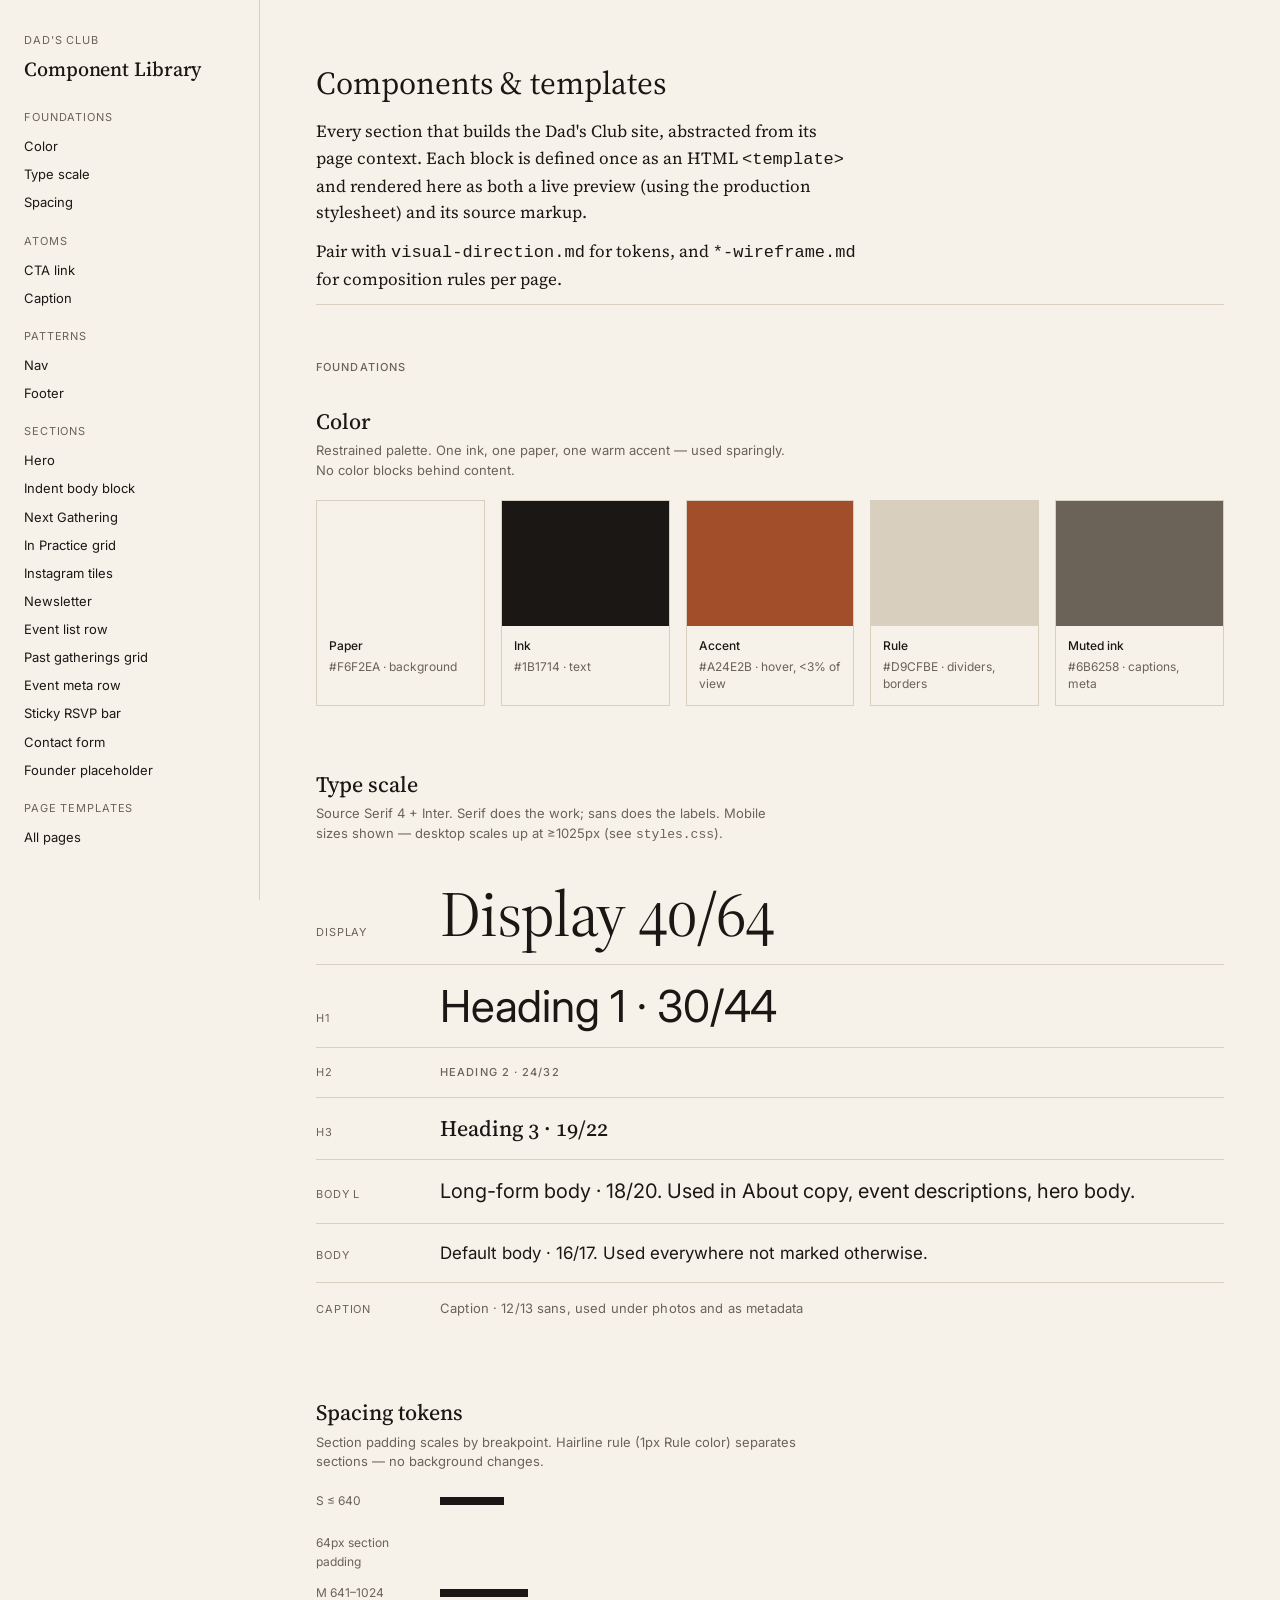
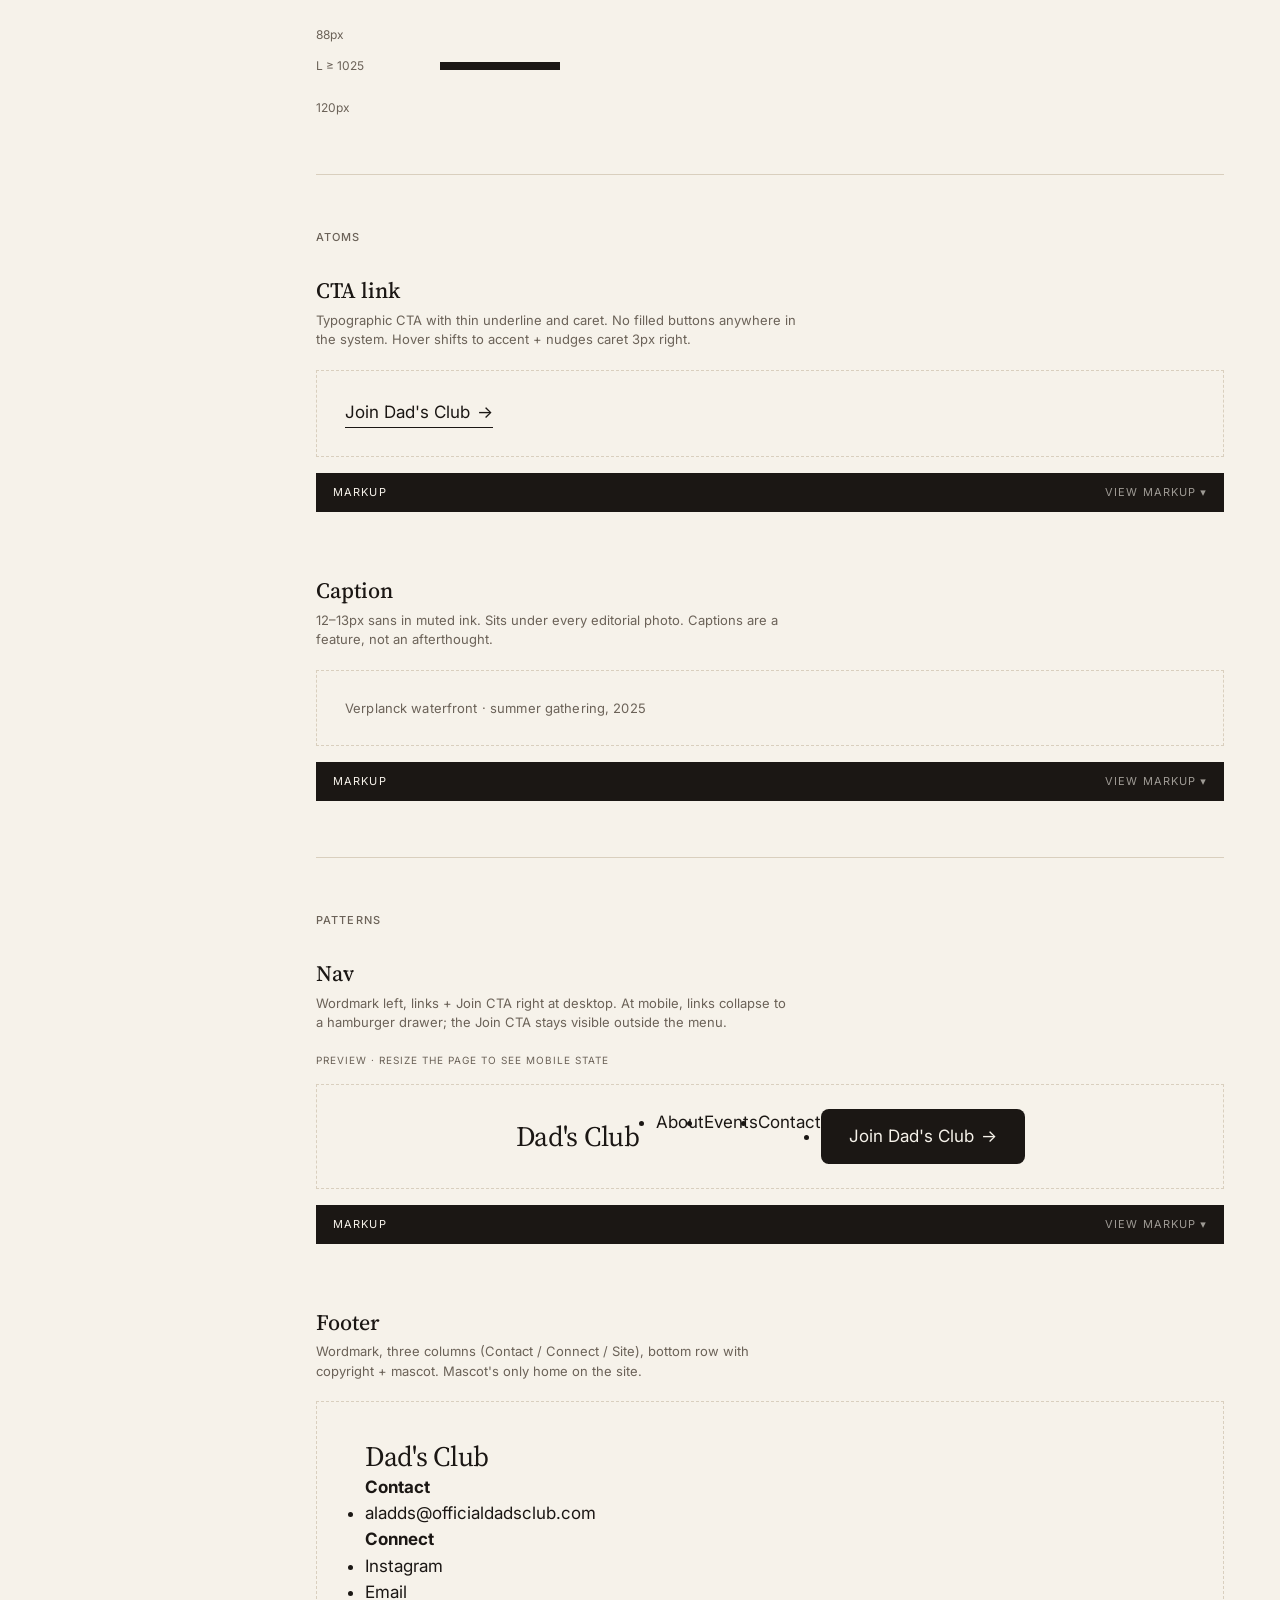
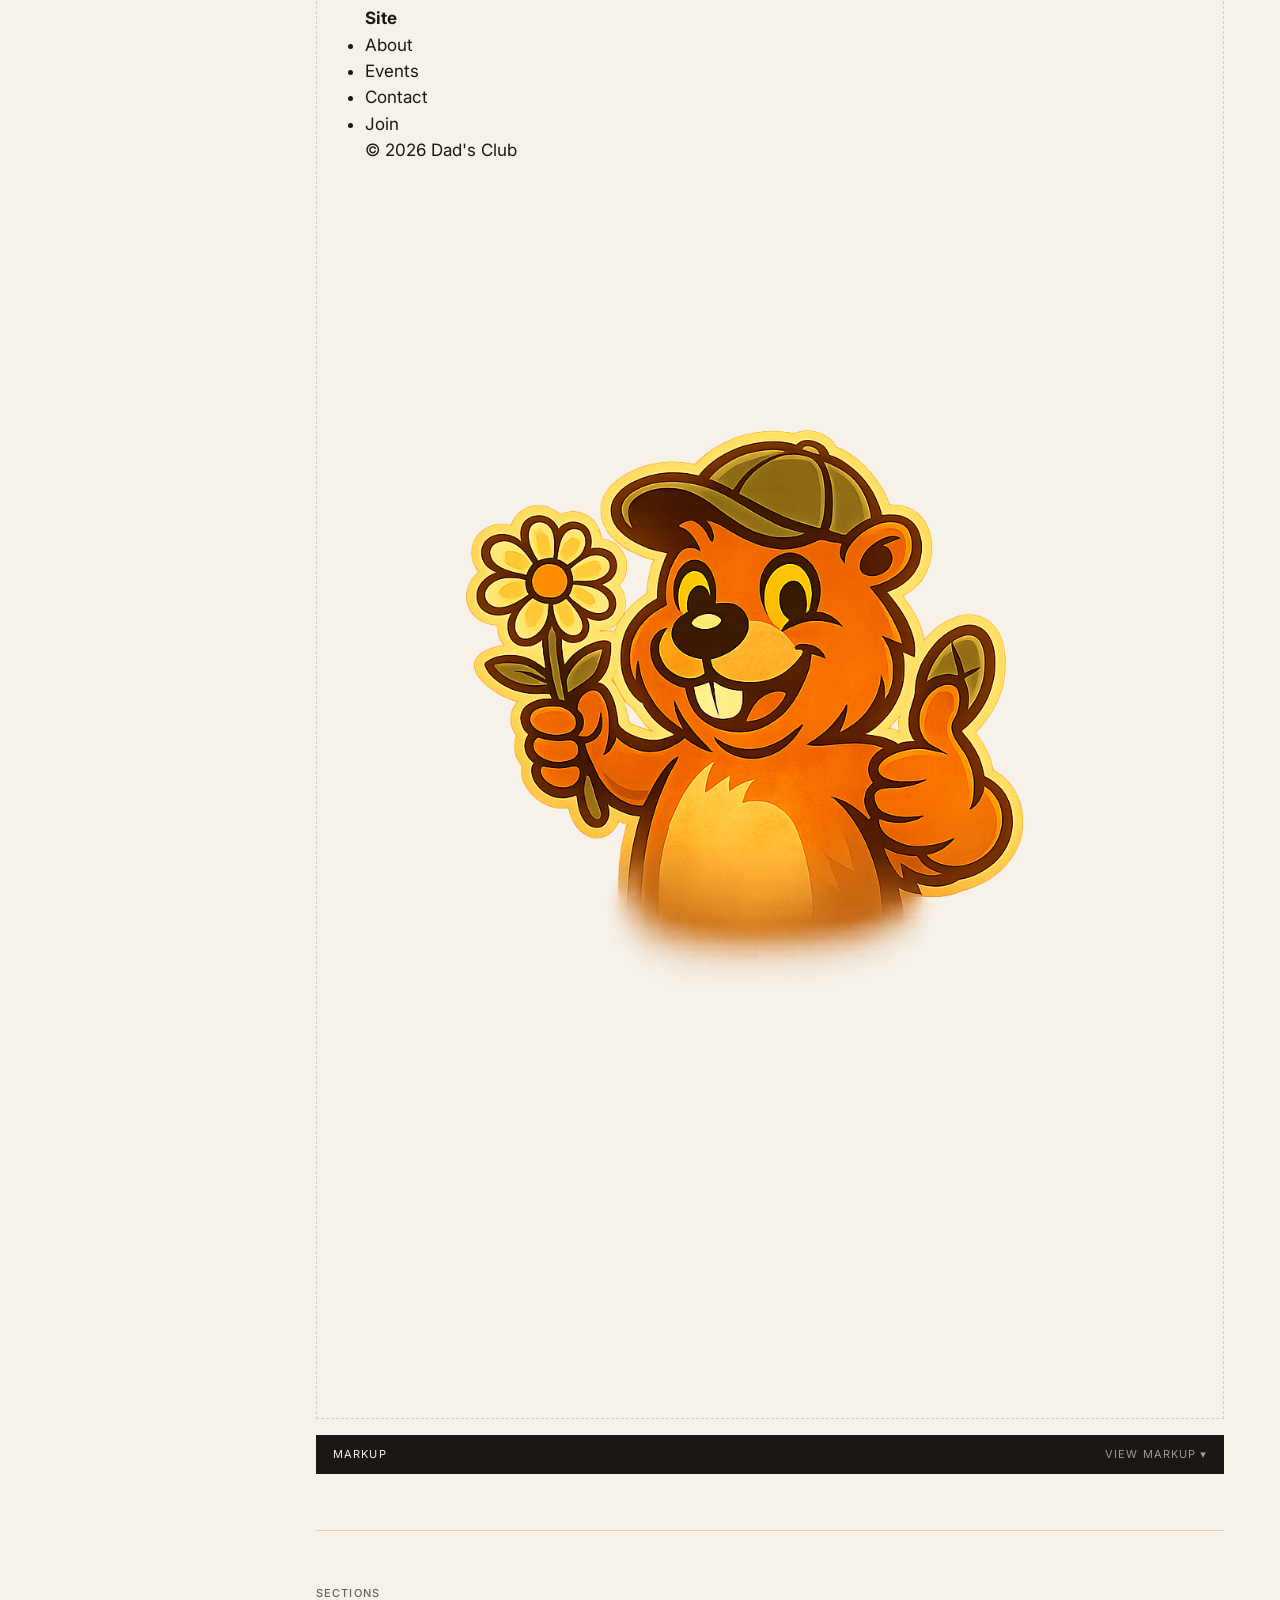
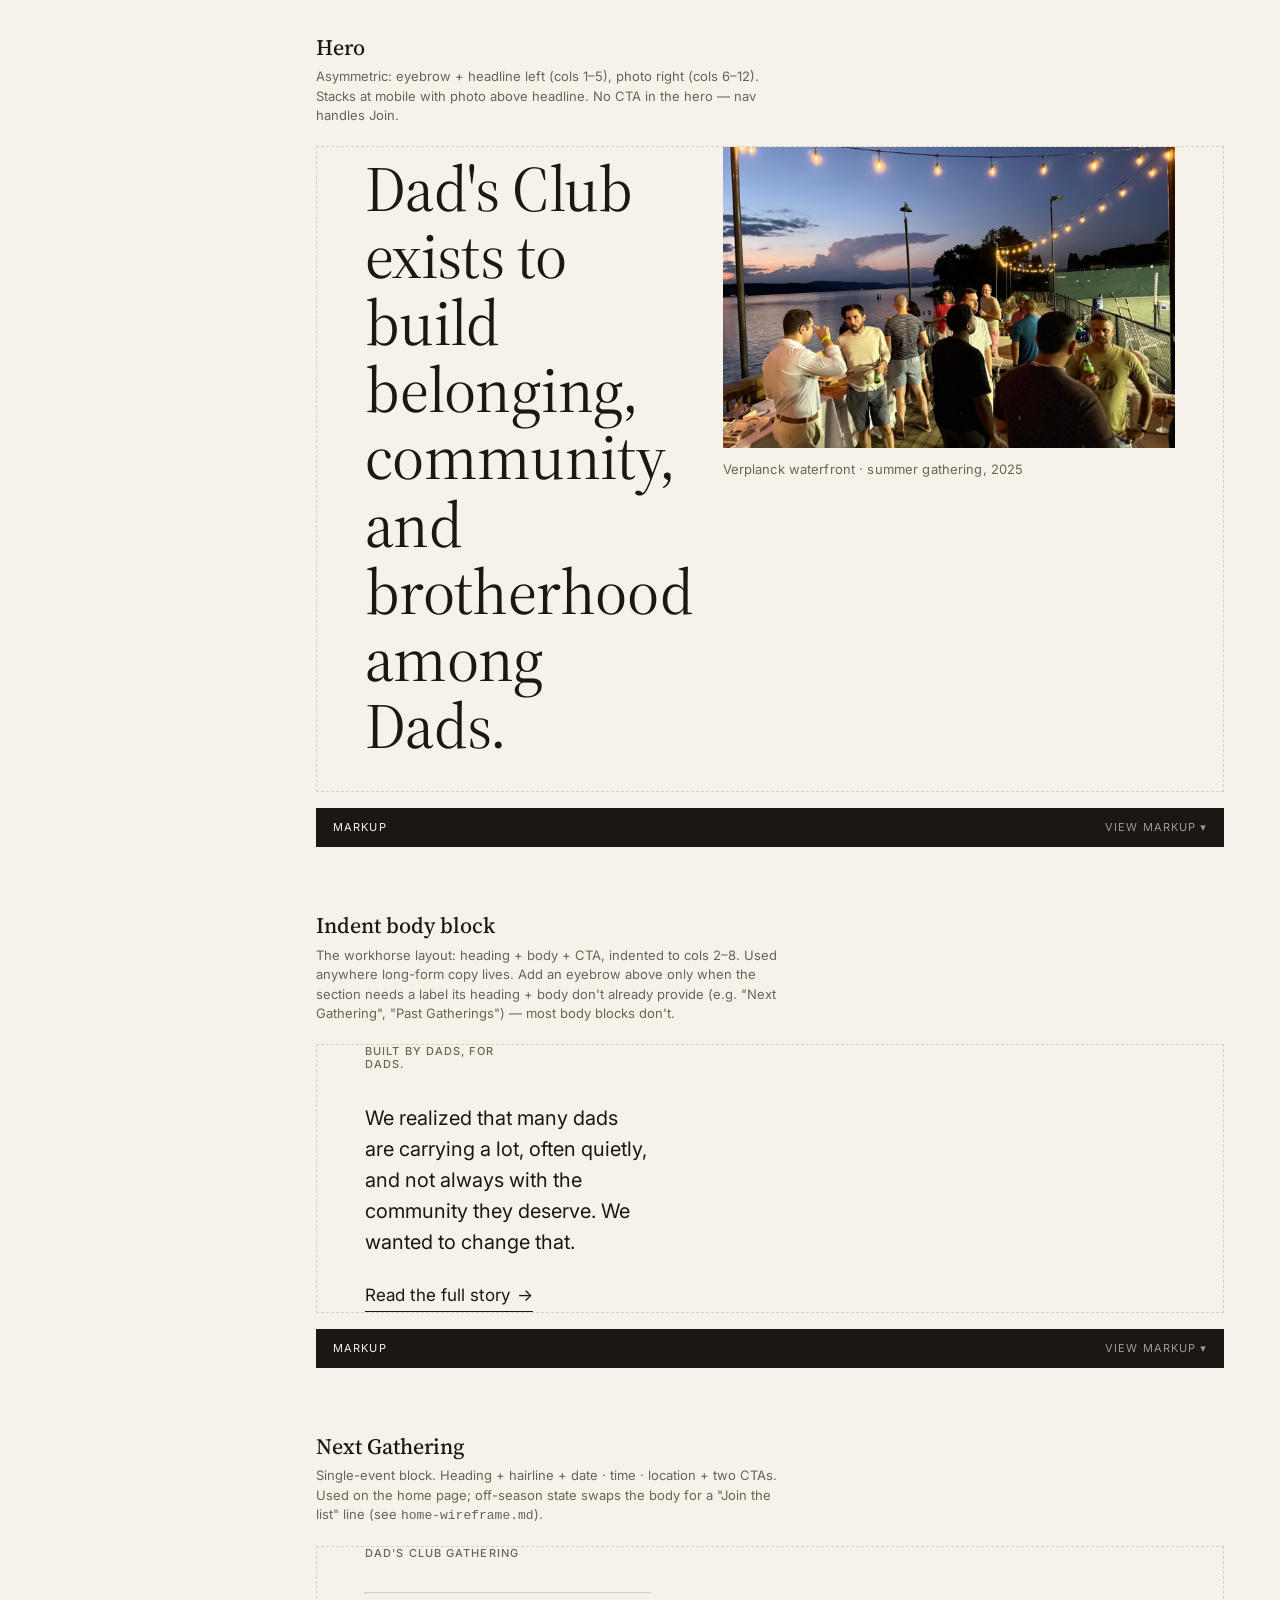
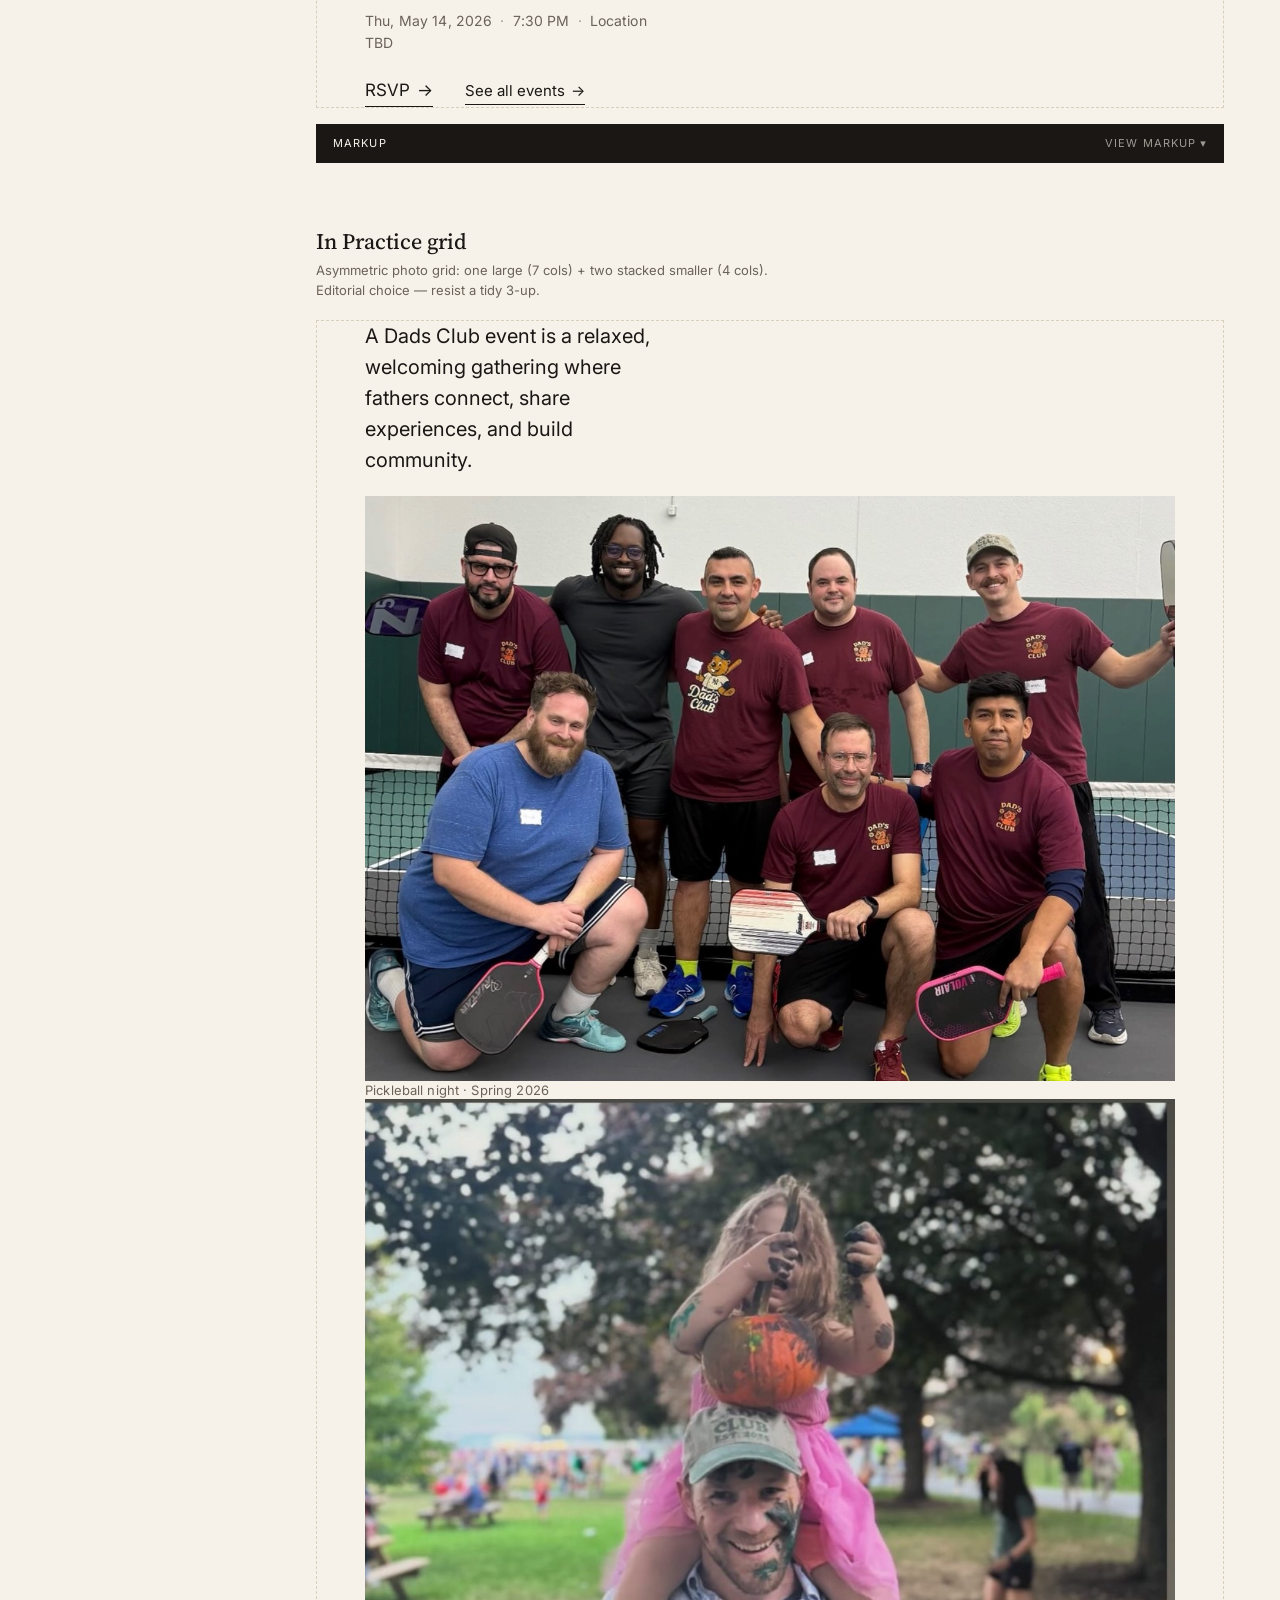
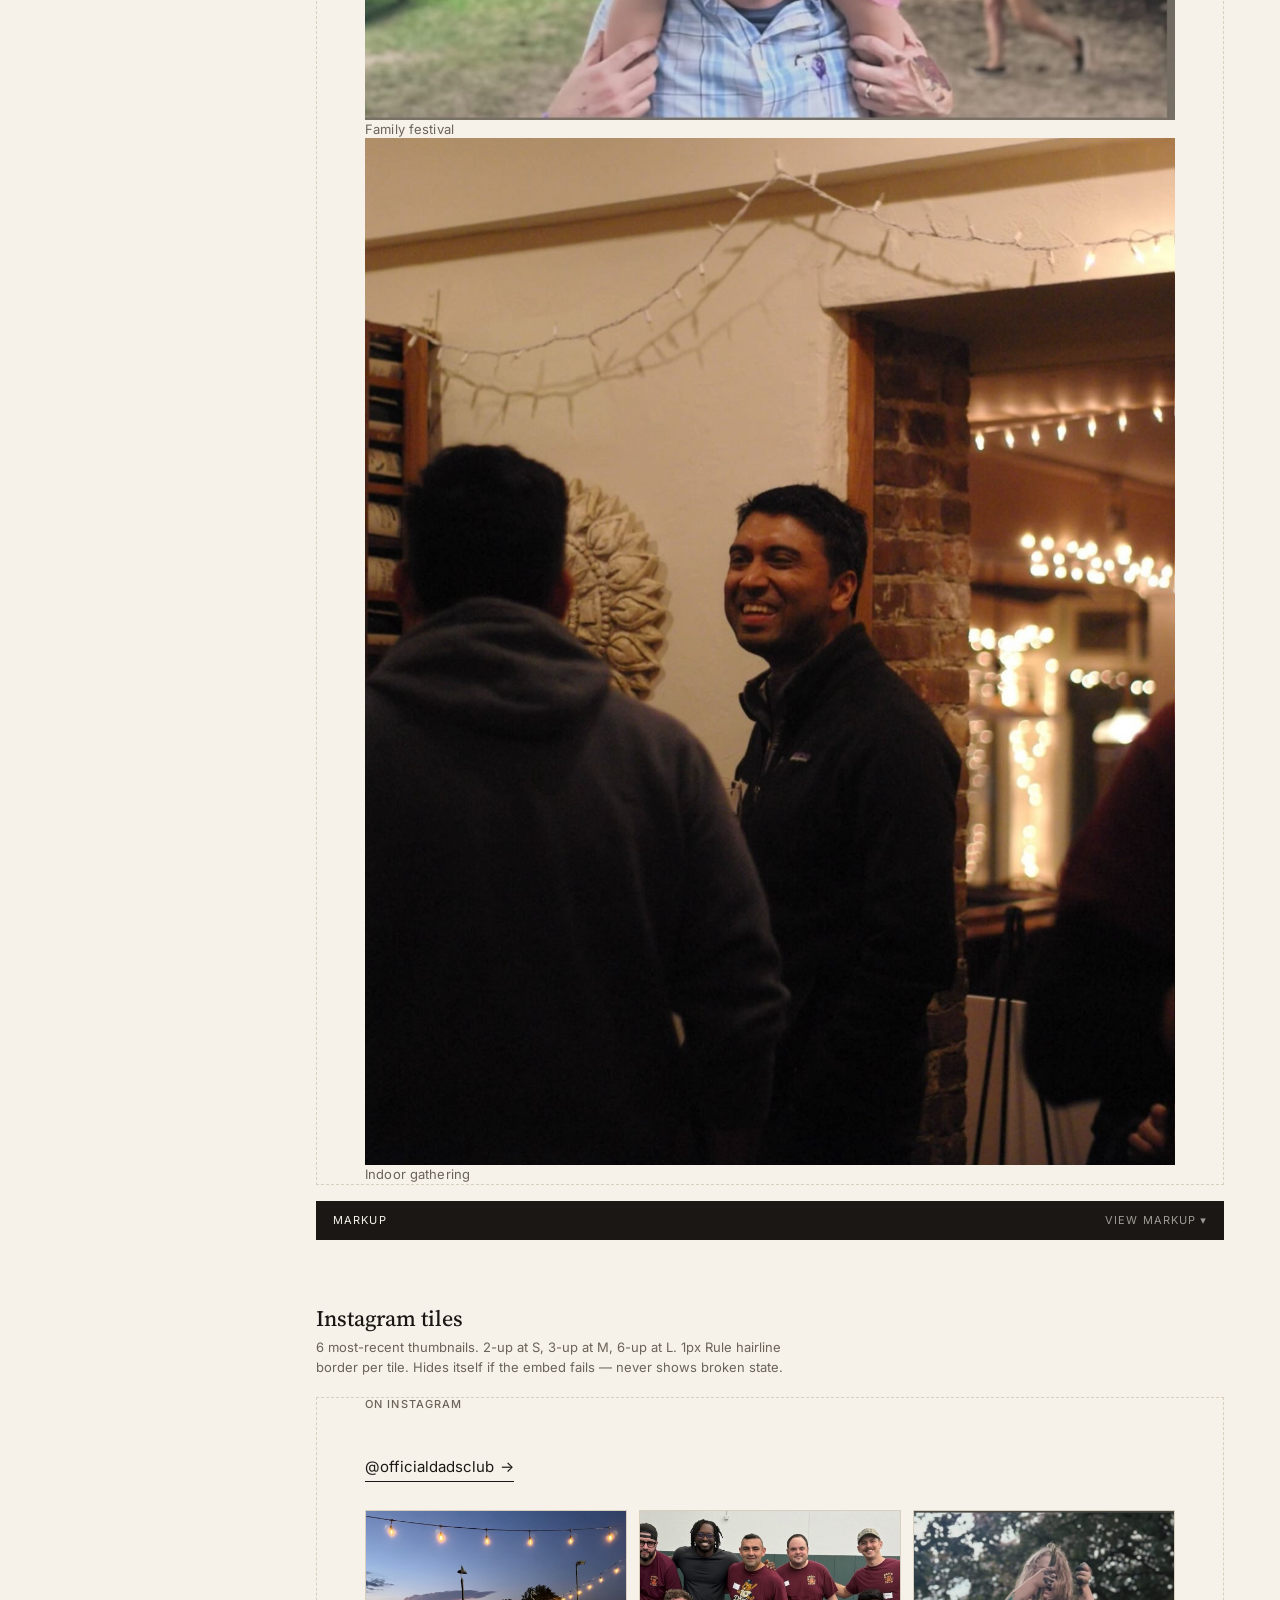
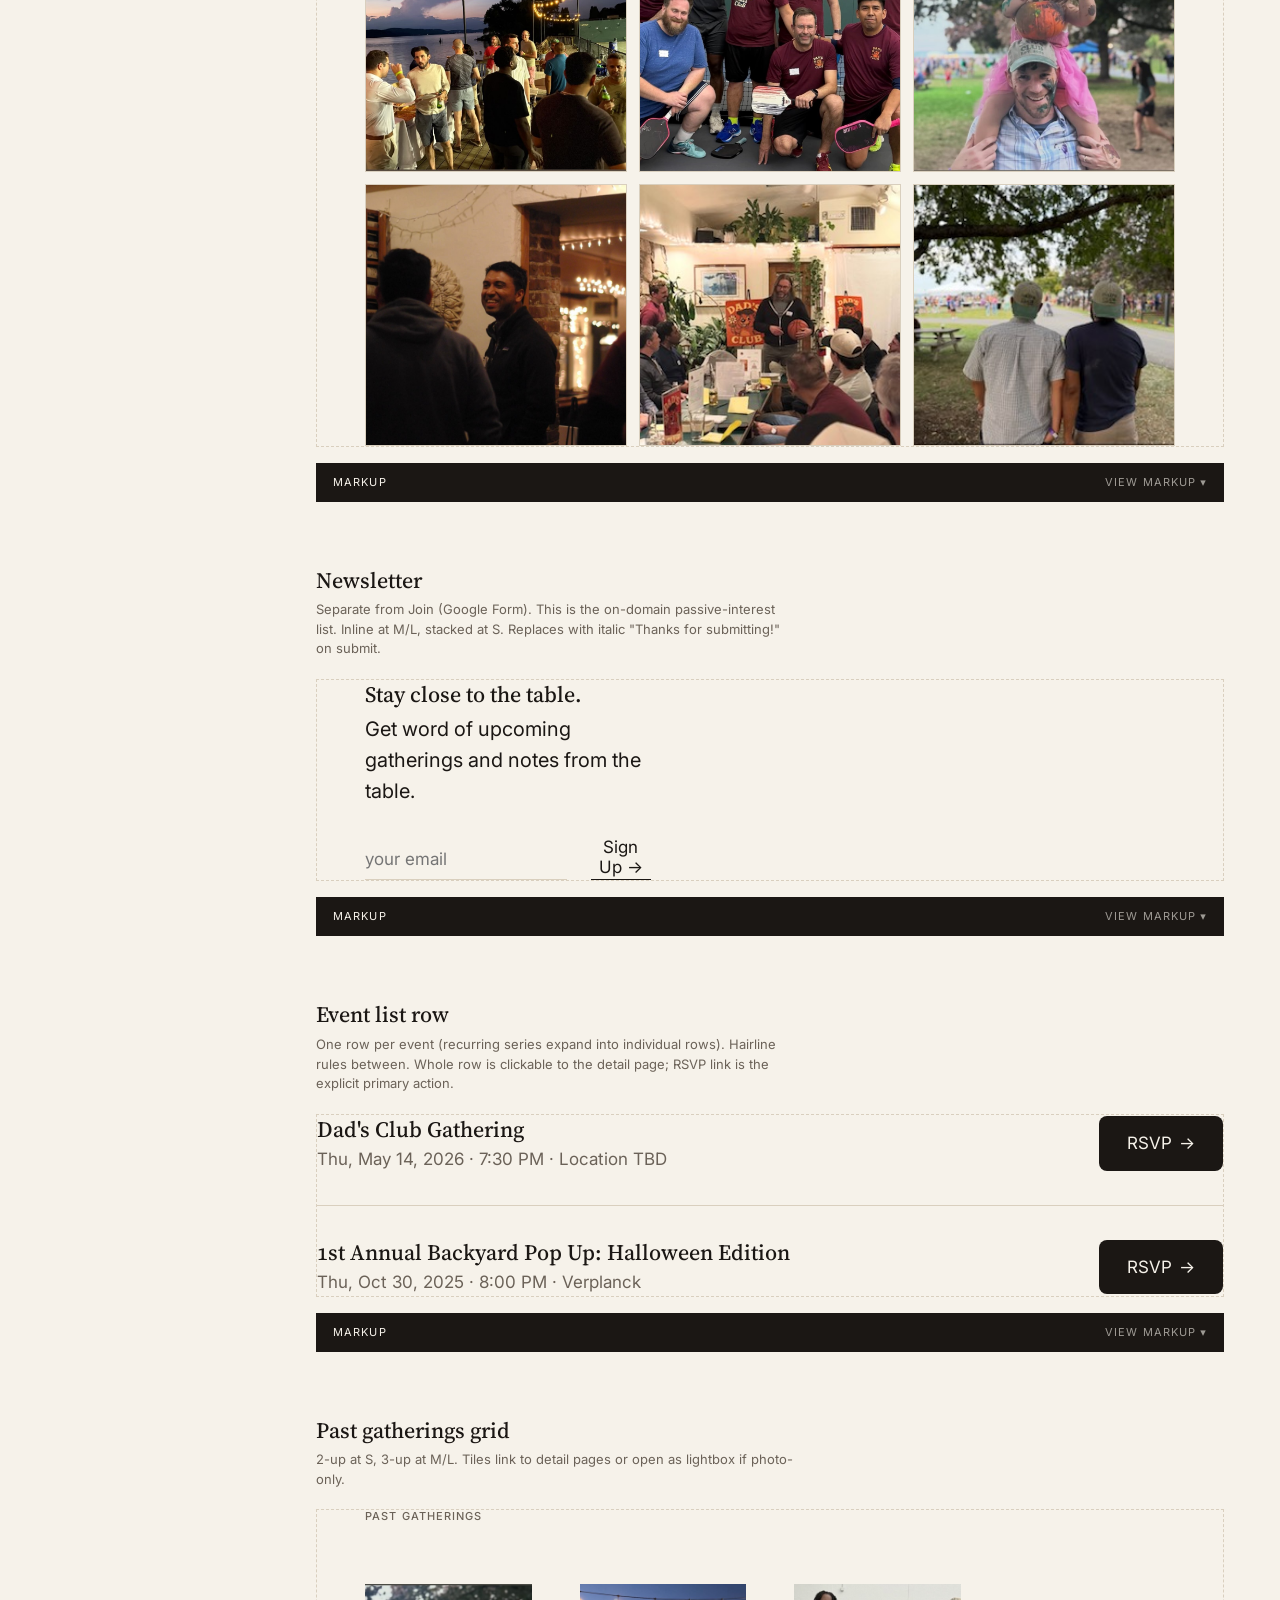
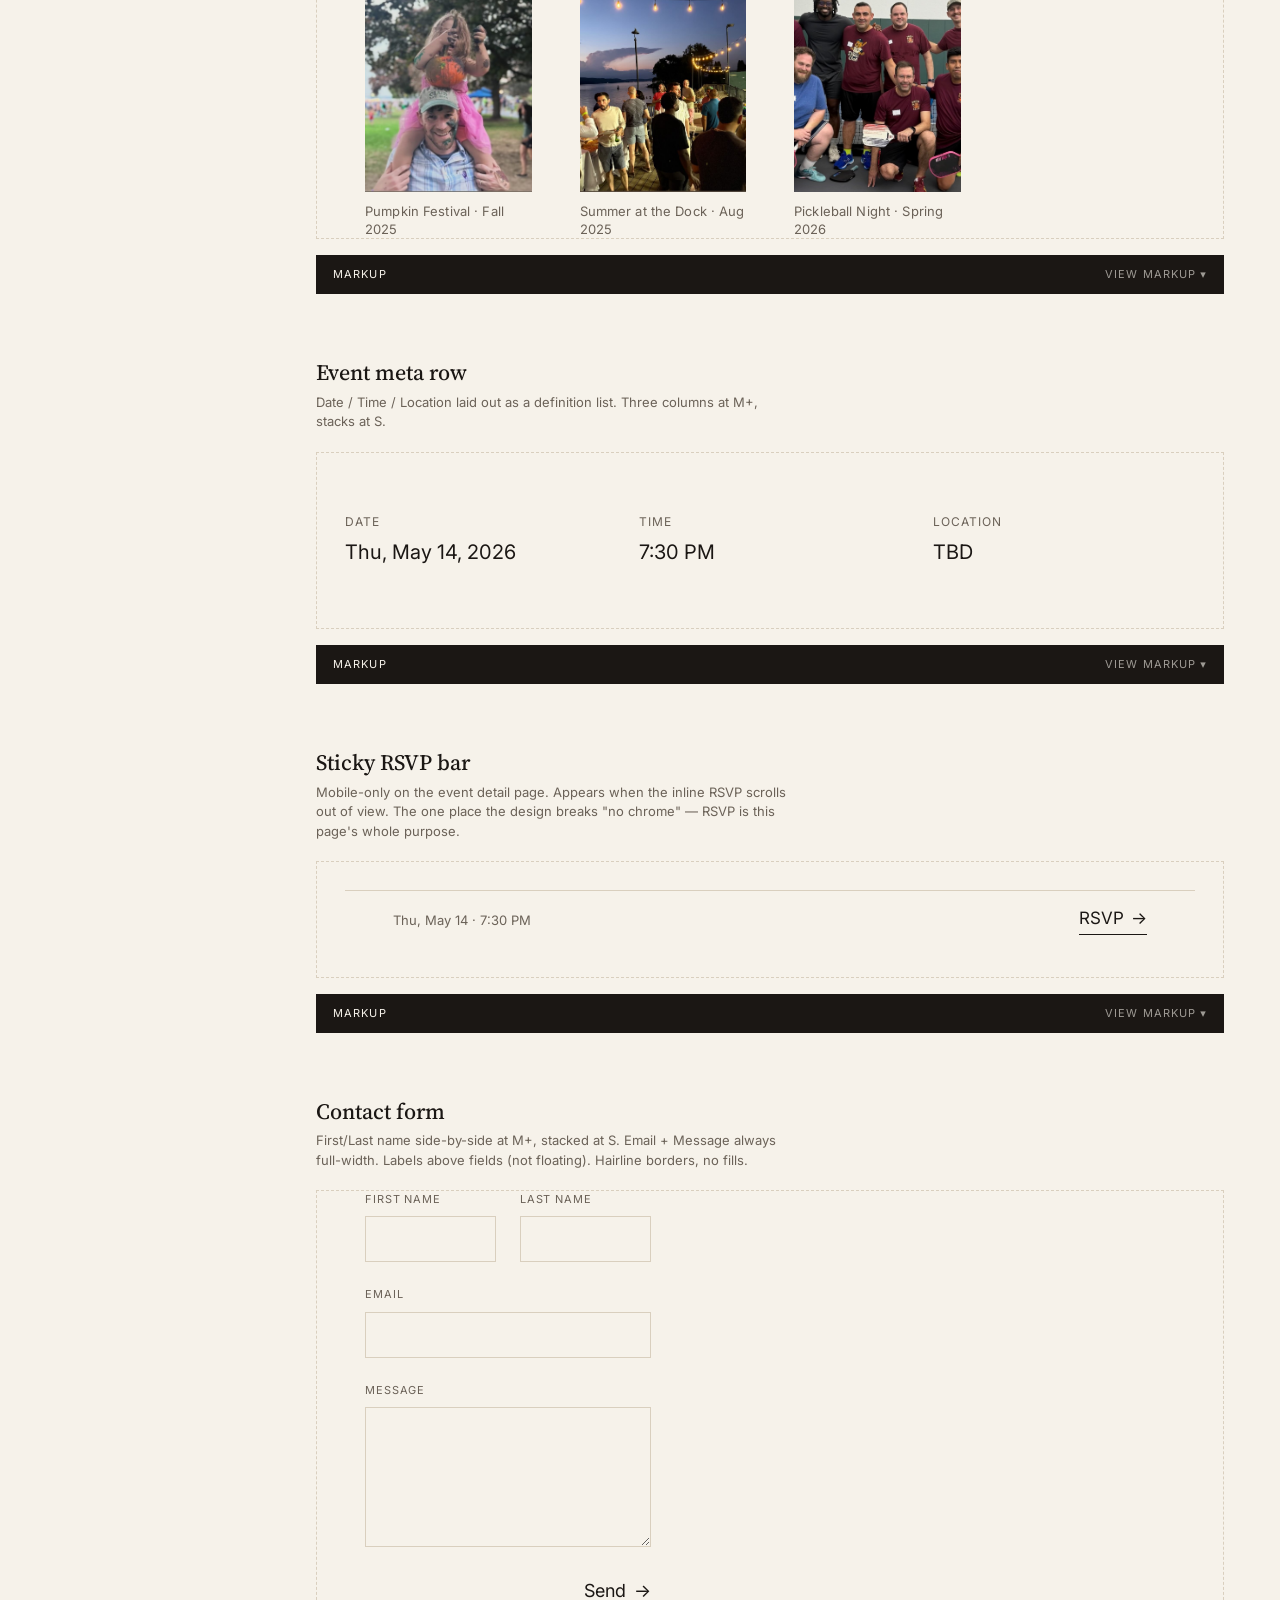
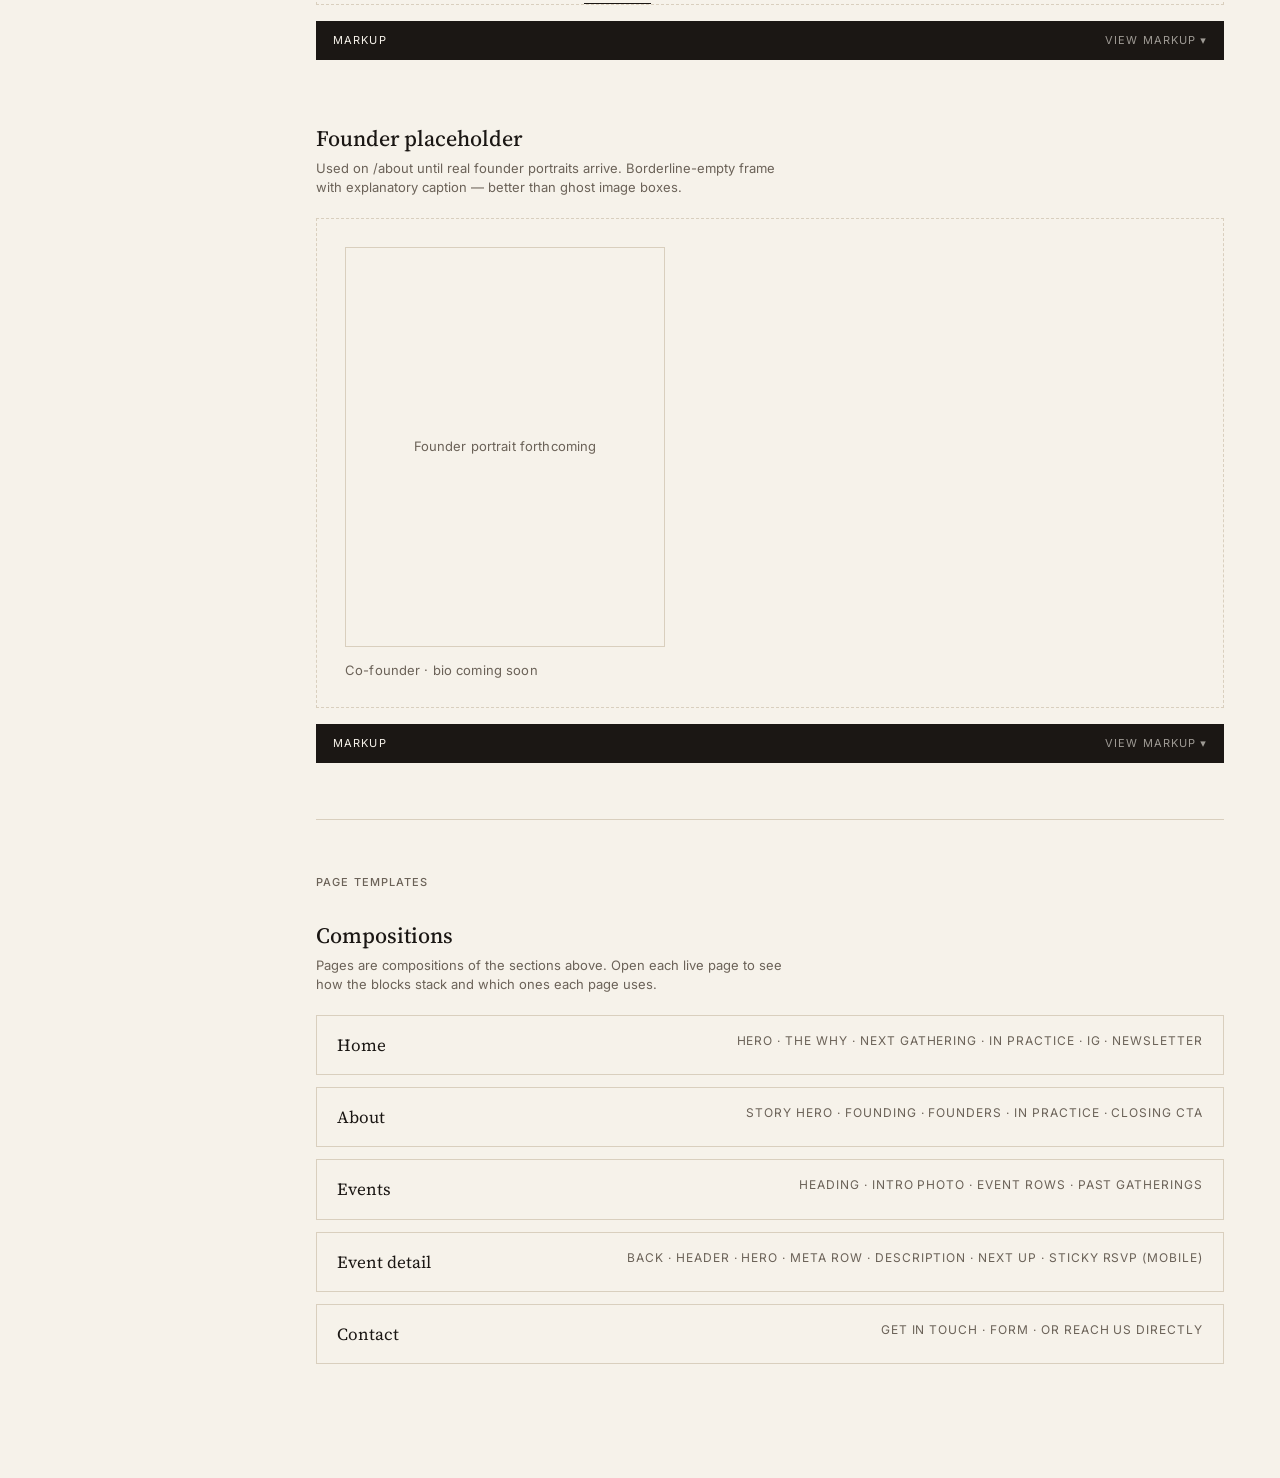
<file: components/index.html>
<!DOCTYPE html>
<html lang="en">
<head>
<meta charset="UTF-8">
<meta name="viewport" content="width=device-width, initial-scale=1.0">
<title>Components · Dad's Club</title>
<link rel="preconnect" href="https://fonts.googleapis.com">
<link rel="preconnect" href="https://fonts.gstatic.com" crossorigin>
<link href="https://fonts.googleapis.com/css2?family=Inter:wght@400;500&family=Source+Serif+4:opsz,wght@8..60,400;8..60,500;8..60,600&display=swap" rel="stylesheet">
<link rel="stylesheet" href="../site/styles.css">
<link rel="stylesheet" href="styles.css">
</head>
<body class="cmp-page">

<div class="cmp-shell">

  <aside class="cmp-toc">
    <p class="label">Dad's Club</p>
    <h1>Component Library</h1>

    <nav>
      <ul>
        <li>
          <span>Foundations</span>
          <a href="#color">Color</a>
          <a href="#type">Type scale</a>
          <a href="#spacing">Spacing</a>
        </li>
        <li>
          <span>Atoms</span>
          <a href="#cta">CTA link</a>
          <a href="#caption">Caption</a>
        </li>
        <li>
          <span>Patterns</span>
          <a href="#nav">Nav</a>
          <a href="#footer">Footer</a>
        </li>
        <li>
          <span>Sections</span>
          <a href="#hero">Hero</a>
          <a href="#indent">Indent body block</a>
          <a href="#next-gathering">Next Gathering</a>
          <a href="#practice">In Practice grid</a>
          <a href="#ig">Instagram tiles</a>
          <a href="#newsletter">Newsletter</a>
          <a href="#event-row">Event list row</a>
          <a href="#past-grid">Past gatherings grid</a>
          <a href="#event-meta">Event meta row</a>
          <a href="#sticky-rsvp">Sticky RSVP bar</a>
          <a href="#contact-form">Contact form</a>
          <a href="#founder">Founder placeholder</a>
        </li>
        <li>
          <span>Page templates</span>
          <a href="#templates">All pages</a>
        </li>
      </ul>
      <a href="../site/index.html" class="return">← Back to live site</a>
    </nav>
  </aside>

  <main class="cmp-main">

    <div class="cmp-intro">
      <h2>Components & templates</h2>
      <p>Every section that builds the Dad's Club site, abstracted from its page context. Each block is defined once as an HTML <code>&lt;template&gt;</code> and rendered here as both a live preview (using the production stylesheet) and its source markup.</p>
      <p>Pair with <code>visual-direction.md</code> for tokens, and <code>*-wireframe.md</code> for composition rules per page.</p>
    </div>

    <!-- ============ FOUNDATIONS ============ -->
    <section class="cmp-section" id="foundations">
      <h2>Foundations</h2>

      <div class="cmp-item" id="color">
        <header>
          <h3>Color</h3>
          <p class="desc">Restrained palette. One ink, one paper, one warm accent — used sparingly. No color blocks behind content.</p>
        </header>
        <div class="swatches">
          <div class="swatch"><div class="chip" style="background:#F6F2EA"></div><dl><dt>Paper</dt><dd>#F6F2EA · background</dd></dl></div>
          <div class="swatch"><div class="chip" style="background:#1B1714"></div><dl><dt>Ink</dt><dd>#1B1714 · text</dd></dl></div>
          <div class="swatch"><div class="chip" style="background:#A24E2B"></div><dl><dt>Accent</dt><dd>#A24E2B · hover, &lt;3% of view</dd></dl></div>
          <div class="swatch"><div class="chip" style="background:#D9CFBE"></div><dl><dt>Rule</dt><dd>#D9CFBE · dividers, borders</dd></dl></div>
          <div class="swatch"><div class="chip" style="background:#6B6258"></div><dl><dt>Muted ink</dt><dd>#6B6258 · captions, meta</dd></dl></div>
        </div>
      </div>

      <div class="cmp-item" id="type">
        <header>
          <h3>Type scale</h3>
          <p class="desc">Source Serif 4 + Inter. Serif does the work; sans does the labels. Mobile sizes shown — desktop scales up at ≥1025px (see <code>styles.css</code>).</p>
        </header>
        <div class="typescale">
          <div><span class="name">Display</span><span class="display">Display 40/64</span></div>
          <div><span class="name">H1</span><h1 style="margin:0;">Heading 1 · 30/44</h1></div>
          <div><span class="name">H2</span><h2 style="margin:0;">Heading 2 · 24/32</h2></div>
          <div><span class="name">H3</span><h3 style="margin:0;">Heading 3 · 19/22</h3></div>
          <div><span class="name">Body L</span><p class="body-l" style="margin:0;">Long-form body · 18/20. Used in About copy, event descriptions, hero body.</p></div>
          <div><span class="name">Body</span><p class="body" style="margin:0;">Default body · 16/17. Used everywhere not marked otherwise.</p></div>
          <div><span class="name">Caption</span><p class="caption" style="margin:0;">Caption · 12/13 sans, used under photos and as metadata</p></div>
        </div>
      </div>

      <div class="cmp-item" id="spacing">
        <header>
          <h3>Spacing tokens</h3>
          <p class="desc">Section padding scales by breakpoint. Hairline rule (1px Rule color) separates sections — no background changes.</p>
        </header>
        <div class="spacing-stack">
          <div><span>S ≤ 640</span><div class="bar" style="width: 64px;"></div><span>64px section padding</span></div>
          <div><span>M 641–1024</span><div class="bar" style="width: 88px;"></div><span>88px</span></div>
          <div><span>L ≥ 1025</span><div class="bar" style="width: 120px;"></div><span>120px</span></div>
        </div>
      </div>
    </section>

    <!-- ============ ATOMS ============ -->
    <section class="cmp-section" id="atoms">
      <h2>Atoms</h2>

      <div class="cmp-item" id="cta">
        <header>
          <h3>CTA link</h3>
          <p class="desc">Typographic CTA with thin underline and caret. No filled buttons anywhere in the system. Hover shifts to accent + nudges caret 3px right.</p>
        </header>
        <div class="cmp-preview">
          <template id="t-cta"><a class="cta" href="#">Join Dad's Club <span class="caret">→</span></a></template>
          <div data-render="t-cta"></div>
        </div>
        <details class="cmp-source"><summary>Markup</summary><pre data-source-of="t-cta"></pre></details>
      </div>

      <div class="cmp-item" id="caption">
        <header>
          <h3>Caption</h3>
          <p class="desc">12–13px sans in muted ink. Sits under every editorial photo. Captions are a feature, not an afterthought.</p>
        </header>
        <div class="cmp-preview">
          <template id="t-caption"><p class="caption">Verplanck waterfront · summer gathering, 2025</p></template>
          <div data-render="t-caption"></div>
        </div>
        <details class="cmp-source"><summary>Markup</summary><pre data-source-of="t-caption"></pre></details>
      </div>
    </section>

    <!-- ============ PATTERNS ============ -->
    <section class="cmp-section" id="patterns">
      <h2>Patterns</h2>

      <div class="cmp-item" id="nav">
        <header>
          <h3>Nav</h3>
          <p class="desc">Wordmark left, links + Join CTA right at desktop. At mobile, links collapse to a hamburger drawer; the Join CTA stays visible outside the menu.</p>
        </header>
        <p class="cmp-preview-label">Preview · resize the page to see mobile state</p>
        <div class="cmp-preview flush">
          <template id="t-nav"><nav class="nav">
  <div class="container nav-inner">
    <a href="#" class="wordmark">Dad's Club</a>
    <ul class="nav-links">
      <li><a href="#">About</a></li>
      <li><a href="#">Events</a></li>
      <li><a href="#">Contact</a></li>
      <li><a class="nav-join" href="#">Join Dad's Club <span class="caret">→</span></a></li>
    </ul>
    <div class="nav-mobile-actions">
      <a class="nav-join" href="#" style="display:inline-flex;">Join <span class="caret">→</span></a>
      <button class="nav-hamburger" aria-label="Menu">☰</button>
    </div>
  </div>
</nav></template>
          <div data-render="t-nav"></div>
        </div>
        <details class="cmp-source"><summary>Markup</summary><pre data-source-of="t-nav"></pre></details>
      </div>

      <div class="cmp-item" id="footer">
        <header>
          <h3>Footer</h3>
          <p class="desc">Wordmark, three columns (Contact / Connect / Site), bottom row with copyright + mascot. Mascot's only home on the site.</p>
        </header>
        <div class="cmp-preview flush">
          <template id="t-footer"><footer class="footer">
  <div class="container">
    <a href="#" class="wordmark">Dad's Club</a>
    <div class="footer-cols">
      <div>
        <h4>Contact</h4>
        <ul><li><a href="mailto:aladds@officialdadsclub.com">aladds@officialdadsclub.com</a></li></ul>
      </div>
      <div>
        <h4>Connect</h4>
        <ul>
          <li><a href="#">Instagram</a></li>
          <li><a href="#">Email</a></li>
        </ul>
      </div>
      <div>
        <h4>Site</h4>
        <ul>
          <li><a href="#">About</a></li>
          <li><a href="#">Events</a></li>
          <li><a href="#">Contact</a></li>
          <li><a href="#">Join</a></li>
        </ul>
      </div>
    </div>
    <div class="footer-bottom">
      <span>© 2026 Dad's Club</span>
      <img src="../images/beaver-mascot-vibrant.png" alt="" class="footer-mascot">
    </div>
  </div>
</footer></template>
          <div data-render="t-footer"></div>
        </div>
        <details class="cmp-source"><summary>Markup</summary><pre data-source-of="t-footer"></pre></details>
      </div>
    </section>

    <!-- ============ SECTIONS ============ -->
    <section class="cmp-section" id="sections">
      <h2>Sections</h2>

      <div class="cmp-item" id="hero">
        <header>
          <h3>Hero</h3>
          <p class="desc">Asymmetric: eyebrow + headline left (cols 1–5), photo right (cols 6–12). Stacks at mobile with photo above headline. No CTA in the hero — nav handles Join.</p>
        </header>
        <div class="cmp-preview flush">
          <template id="t-hero"><section class="section">
  <div class="container">
    <div class="grid hero-grid">
      <div class="hero-text">
        <h1 class="display">Dad's Club exists to build belonging, community, and brotherhood among Dads.</h1>
      </div>
      <figure class="hero-photo-wrap">
        <img src="../images/sunset-dock-gathering.jpeg" alt="Group of dads gathered at sunset along the waterfront.">
        <figcaption class="caption">Verplanck waterfront · summer gathering, 2025</figcaption>
      </figure>
    </div>
  </div>
</section></template>
          <div data-render="t-hero"></div>
        </div>
        <details class="cmp-source"><summary>Markup</summary><pre data-source-of="t-hero"></pre></details>
      </div>

      <div class="cmp-item" id="indent">
        <header>
          <h3>Indent body block</h3>
          <p class="desc">The workhorse layout: heading + body + CTA, indented to cols 2–8. Used anywhere long-form copy lives. Add an eyebrow above only when the section needs a label its heading + body don't already provide (e.g. "Next Gathering", "Past Gatherings") — most body blocks don't.</p>
        </header>
        <div class="cmp-preview flush">
          <template id="t-indent"><section class="section">
  <div class="container">
    <div class="grid">
      <div class="indent">
        <h2>Built by Dads, for Dads.</h2>
        <p class="body-l">We realized that many dads are carrying a lot, often quietly, and not always with the community they deserve. We wanted to change that.</p>
        <a class="cta" href="#">Read the full story <span class="caret">→</span></a>
      </div>
    </div>
  </div>
</section></template>
          <div data-render="t-indent"></div>
        </div>
        <details class="cmp-source"><summary>Markup</summary><pre data-source-of="t-indent"></pre></details>
      </div>

      <div class="cmp-item" id="next-gathering">
        <header>
          <h3>Next Gathering</h3>
          <p class="desc">Single-event block. Heading + hairline + date · time · location + two CTAs. Used on the home page; off-season state swaps the body for a "Join the list" line (see <code>home-wireframe.md</code>).</p>
        </header>
        <div class="cmp-preview flush">
          <template id="t-next"><section class="section">
  <div class="container">
    <div class="grid">
      <div class="indent event-block">
        <h2>Dad's Club Gathering</h2>
        <hr class="event-rule">
        <p class="event-meta">Thu, May 14, 2026<span class="dot">·</span>7:30 PM<span class="dot">·</span>Location TBD</p>
        <div class="event-ctas">
          <a class="cta" href="#">RSVP <span class="caret">→</span></a>
          <a class="cta cta-sm" href="#">See all events <span class="caret">→</span></a>
        </div>
      </div>
    </div>
  </div>
</section></template>
          <div data-render="t-next"></div>
        </div>
        <details class="cmp-source"><summary>Markup</summary><pre data-source-of="t-next"></pre></details>
      </div>

      <div class="cmp-item" id="practice">
        <header>
          <h3>In Practice grid</h3>
          <p class="desc">Asymmetric photo grid: one large (7 cols) + two stacked smaller (4 cols). Editorial choice — resist a tidy 3-up.</p>
        </header>
        <div class="cmp-preview flush">
          <template id="t-practice"><section class="section">
  <div class="container">
    <div class="grid">
      <div class="indent">
        <p class="body-l">A Dads Club event is a relaxed, welcoming gathering where fathers connect, share experiences, and build community.</p>
      </div>
    </div>
    <div class="practice-photos">
      <figure>
        <img src="../images/pickleball-team-group.jpeg" alt="">
        <figcaption class="caption">Pickleball night · Spring 2026</figcaption>
      </figure>
      <div class="col-b">
        <figure>
          <img src="../images/dad-daughter-pumpkin-festival.jpeg" alt="">
          <figcaption class="caption">Family festival</figcaption>
        </figure>
        <figure>
          <img src="../images/guy-laughing-string-lights.jpeg" alt="">
          <figcaption class="caption">Indoor gathering</figcaption>
        </figure>
      </div>
    </div>
  </div>
</section></template>
          <div data-render="t-practice"></div>
        </div>
        <details class="cmp-source"><summary>Markup</summary><pre data-source-of="t-practice"></pre></details>
      </div>

      <div class="cmp-item" id="ig">
        <header>
          <h3>Instagram tiles</h3>
          <p class="desc">6 most-recent thumbnails. 2-up at S, 3-up at M, 6-up at L. 1px Rule hairline border per tile. Hides itself if the embed fails — never shows broken state.</p>
        </header>
        <div class="cmp-preview flush">
          <template id="t-ig"><section class="section">
  <div class="container">
    <div class="ig-head">
      <h2>On Instagram</h2>
      <a class="cta cta-sm" href="#">@officialdadsclub <span class="caret">→</span></a>
    </div>
    <div class="ig-tiles">
      <a href="#"><img src="../images/sunset-dock-gathering.jpeg" alt=""></a>
      <a href="#"><img src="../images/pickleball-team-group.jpeg" alt=""></a>
      <a href="#"><img src="../images/dad-daughter-pumpkin-festival.jpeg" alt=""></a>
      <a href="#"><img src="../images/guy-laughing-string-lights.jpeg" alt=""></a>
      <a href="#"><img src="../images/dads-club-meeting-banner.jpg" alt=""></a>
      <a href="#"><img src="../images/two-dads-park-bench.jpg" alt=""></a>
    </div>
  </div>
</section></template>
          <div data-render="t-ig"></div>
        </div>
        <details class="cmp-source"><summary>Markup</summary><pre data-source-of="t-ig"></pre></details>
      </div>

      <div class="cmp-item" id="newsletter">
        <header>
          <h3>Newsletter</h3>
          <p class="desc">Separate from Join (Google Form). This is the on-domain passive-interest list. Inline at M/L, stacked at S. Replaces with italic "Thanks for submitting!" on submit.</p>
        </header>
        <div class="cmp-preview flush">
          <template id="t-newsletter"><section class="section newsletter">
  <div class="container">
    <div class="grid">
      <div class="indent">
        <h3>Stay close to the table.</h3>
        <p class="body-l">Get word of upcoming gatherings and notes from the table.</p>
        <form>
          <input type="email" placeholder="your email" aria-label="Email address">
          <button type="submit">Sign Up <span class="caret">→</span></button>
        </form>
      </div>
    </div>
  </div>
</section></template>
          <div data-render="t-newsletter"></div>
        </div>
        <details class="cmp-source"><summary>Markup</summary><pre data-source-of="t-newsletter"></pre></details>
      </div>

      <div class="cmp-item" id="event-row">
        <header>
          <h3>Event list row</h3>
          <p class="desc">One row per event (recurring series expand into individual rows). Hairline rules between. Whole row is clickable to the detail page; RSVP link is the explicit primary action.</p>
        </header>
        <div class="cmp-preview flush">
          <template id="t-row"><ul class="event-list" style="margin: 0;">
  <li class="event-row">
    <div class="meta-stack">
      <h3 style="margin: 0 0 4px;">Dad's Club Gathering</h3>
      <p class="meta">Thu, May 14, 2026 · 7:30 PM · Location TBD</p>
    </div>
    <a class="cta rsvp" href="#">RSVP <span class="caret">→</span></a>
  </li>
  <li class="event-row">
    <div class="meta-stack">
      <h3 style="margin: 0 0 4px;">1st Annual Backyard Pop Up: Halloween Edition</h3>
      <p class="meta">Thu, Oct 30, 2025 · 8:00 PM · Verplanck</p>
    </div>
    <a class="cta rsvp" href="#">RSVP <span class="caret">→</span></a>
  </li>
</ul></template>
          <div data-render="t-row"></div>
        </div>
        <details class="cmp-source"><summary>Markup</summary><pre data-source-of="t-row"></pre></details>
      </div>

      <div class="cmp-item" id="past-grid">
        <header>
          <h3>Past gatherings grid</h3>
          <p class="desc">2-up at S, 3-up at M/L. Tiles link to detail pages or open as lightbox if photo-only.</p>
        </header>
        <div class="cmp-preview flush">
          <template id="t-past"><section class="section">
  <div class="container">
    <div class="grid">
      <div class="indent"><h2>Past Gatherings</h2></div>
    </div>
    <div class="past-grid">
      <figure>
        <img src="../images/dad-daughter-pumpkin-festival.jpeg" alt="">
        <figcaption class="caption">Pumpkin Festival · Fall 2025</figcaption>
      </figure>
      <figure>
        <img src="../images/sunset-dock-gathering.jpeg" alt="">
        <figcaption class="caption">Summer at the Dock · Aug 2025</figcaption>
      </figure>
      <figure>
        <img src="../images/pickleball-team-group.jpeg" alt="">
        <figcaption class="caption">Pickleball Night · Spring 2026</figcaption>
      </figure>
    </div>
  </div>
</section></template>
          <div data-render="t-past"></div>
        </div>
        <details class="cmp-source"><summary>Markup</summary><pre data-source-of="t-past"></pre></details>
      </div>

      <div class="cmp-item" id="event-meta">
        <header>
          <h3>Event meta row</h3>
          <p class="desc">Date / Time / Location laid out as a definition list. Three columns at M+, stacks at S.</p>
        </header>
        <div class="cmp-preview">
          <template id="t-meta"><dl class="meta-row">
  <div><dt>Date</dt><dd>Thu, May 14, 2026</dd></div>
  <div><dt>Time</dt><dd>7:30 PM</dd></div>
  <div><dt>Location</dt><dd>TBD</dd></div>
</dl></template>
          <div data-render="t-meta"></div>
        </div>
        <details class="cmp-source"><summary>Markup</summary><pre data-source-of="t-meta"></pre></details>
      </div>

      <div class="cmp-item" id="sticky-rsvp">
        <header>
          <h3>Sticky RSVP bar</h3>
          <p class="desc">Mobile-only on the event detail page. Appears when the inline RSVP scrolls out of view. The one place the design breaks "no chrome" — RSVP is this page's whole purpose.</p>
        </header>
        <div class="cmp-preview" style="position: relative;">
          <template id="t-sticky"><div class="sticky-rsvp show" style="position: static;">
  <div class="inner">
    <span class="date">Thu, May 14 · 7:30 PM</span>
    <a class="cta" href="#">RSVP <span class="caret">→</span></a>
  </div>
</div></template>
          <div data-render="t-sticky"></div>
        </div>
        <details class="cmp-source"><summary>Markup</summary><pre data-source-of="t-sticky"></pre></details>
      </div>

      <div class="cmp-item" id="contact-form">
        <header>
          <h3>Contact form</h3>
          <p class="desc">First/Last name side-by-side at M+, stacked at S. Email + Message always full-width. Labels above fields (not floating). Hairline borders, no fills.</p>
        </header>
        <div class="cmp-preview flush">
          <template id="t-contact"><section class="section" style="border-bottom: 0;">
  <div class="container">
    <div class="grid">
      <div class="indent">
        <form class="contact-form">
          <div class="name-row">
            <div class="field">
              <label for="cmp-first">First name</label>
              <input id="cmp-first" type="text">
            </div>
            <div class="field">
              <label for="cmp-last">Last name</label>
              <input id="cmp-last" type="text">
            </div>
          </div>
          <div class="field">
            <label for="cmp-email">Email</label>
            <input id="cmp-email" type="email">
          </div>
          <div class="field">
            <label for="cmp-msg">Message</label>
            <textarea id="cmp-msg" rows="4"></textarea>
          </div>
          <div class="submit-row">
            <button type="submit">Send <span class="caret">→</span></button>
          </div>
        </form>
      </div>
    </div>
  </div>
</section></template>
          <div data-render="t-contact"></div>
        </div>
        <details class="cmp-source"><summary>Markup</summary><pre data-source-of="t-contact"></pre></details>
      </div>

      <div class="cmp-item" id="founder">
        <header>
          <h3>Founder placeholder</h3>
          <p class="desc">Used on /about until real founder portraits arrive. Borderline-empty frame with explanatory caption — better than ghost image boxes.</p>
        </header>
        <div class="cmp-preview">
          <template id="t-founder"><div class="founder" style="max-width: 320px;">
  <div class="founder-placeholder">
    <p class="caption">Founder portrait forthcoming</p>
  </div>
  <figcaption class="caption" style="margin-top:14px;">Co-founder · bio coming soon</figcaption>
</div></template>
          <div data-render="t-founder"></div>
        </div>
        <details class="cmp-source"><summary>Markup</summary><pre data-source-of="t-founder"></pre></details>
      </div>
    </section>

    <!-- ============ TEMPLATES ============ -->
    <section class="cmp-section" id="templates">
      <h2>Page templates</h2>
      <div class="cmp-item">
        <header>
          <h3>Compositions</h3>
          <p class="desc">Pages are compositions of the sections above. Open each live page to see how the blocks stack and which ones each page uses.</p>
        </header>
        <div class="tpl-list">
          <a href="../site/index.html"><span>Home</span><span>Hero · The Why · Next Gathering · In Practice · IG · Newsletter</span></a>
          <a href="../site/about.html"><span>About</span><span>Story hero · Founding · Founders · In Practice · Closing CTA</span></a>
          <a href="../site/events.html"><span>Events</span><span>Heading · Intro photo · Event rows · Past gatherings</span></a>
          <a href="../site/events/dads-club-gathering.html"><span>Event detail</span><span>Back · Header · Hero · Meta row · Description · Next up · Sticky RSVP (mobile)</span></a>
          <a href="../site/contact.html"><span>Contact</span><span>Get in touch · Form · Or reach us directly</span></a>
        </div>
      </div>
    </section>

  </main>
</div>

<script>
  // Render previews and source code from each <template>.
  document.querySelectorAll('[data-render]').forEach(host => {
    const tpl = document.getElementById(host.dataset.render);
    if (!tpl) return;
    host.appendChild(tpl.content.cloneNode(true));
  });
  document.querySelectorAll('[data-source-of]').forEach(host => {
    const tpl = document.getElementById(host.dataset.sourceOf);
    if (!tpl) return;
    // innerHTML on a <template> returns the markup inside it as a string
    host.textContent = tpl.innerHTML.trim();
  });
</script>

</body>
</html>
</file>
<file: site/styles.css>
/* Dad's Club — Quiet Confidence direction
   Mobile-first. Breakpoints: S ≤640, M 641-1024, L ≥1025. */

:root {
  --paper: #F6F2EA;
  --ink: #1B1714;
  --accent: #A24E2B;
  --rule: #D9CFBE;
  --muted: #6B6258;

  --serif: 'Source Serif 4', 'Tiempos Text', Georgia, serif;
  --display-serif: 'Newsreader', 'Source Serif 4', Georgia, serif;
  --sans: 'Manrope', 'Inter', system-ui, -apple-system, sans-serif;

  --space-section: 64px;
  --gutter: 20px;
}

@media (min-width: 641px) {
  :root { --space-section: 96px; --gutter: 32px; }
}
@media (min-width: 1025px) {
  :root { --space-section: 128px; --gutter: 48px; }
}

* { box-sizing: border-box; margin: 0; padding: 0; }

html { -webkit-text-size-adjust: 100%; }
body {
  background: var(--paper);
  color: var(--ink);
  font-family: var(--sans);
  font-size: 16px;
  line-height: 1.55;
  font-feature-settings: "onum" 1;
  -webkit-font-smoothing: antialiased;
  text-rendering: optimizeLegibility;
}
@media (min-width: 641px) { body { font-size: 17px; } }

img { max-width: 100%; height: auto; display: block; }
a { color: inherit; text-decoration: none; }

/* ---------- Type scale (mobile defaults) ---------- */
.display { font-family: var(--display-serif); font-size: 44px; line-height: 1.1; font-weight: 400; letter-spacing: -0.01em; }
h1, .h1 { font-family: var(--sans); font-size: 30px; line-height: 1.2; font-weight: 400; letter-spacing: -0.005em; }
h2, .h2 { font-family: var(--sans); font-size: 24px; line-height: 1.25; font-weight: 400; }
h3, .h3 { font-family: var(--sans); font-size: 19px; line-height: 1.35; font-weight: 500; }
.body-l { font-family: var(--sans); font-size: 18px; line-height: 1.55; }
.body { font-family: var(--sans); font-size: 16px; line-height: 1.55; }
.caption { font-family: var(--sans); font-size: 12px; line-height: 1.4; color: var(--muted); letter-spacing: 0.01em; }

@media (min-width: 1025px) {
  .display { font-size: 64px; line-height: 1.05; }
  h1, .h1 { font-size: 44px; line-height: 1.15; }
  h2, .h2 { font-size: 32px; line-height: 1.2; }
  h3, .h3 { font-size: 22px; line-height: 1.3; }
  .body-l { font-size: 20px; }
  .body { font-size: 17px; }
  .caption { font-size: 13px; }
}

/* ---------- Eyebrow ---------- */
.eyebrow {
  font-family: var(--sans);
  font-size: 11px;
  line-height: 1.4;
  font-weight: 500;
  letter-spacing: 0.08em;
  text-transform: uppercase;
  color: var(--muted);
}
@media (min-width: 1025px) { .eyebrow { font-size: 12px; } }

/* ---------- Layout containers ---------- */
.container {
  width: 100%;
  max-width: 1560px;
  margin: 0 auto;
  padding: 0 var(--gutter);
}

.section {
  margin-bottom: var(--space-section);
}
.section:last-of-type { margin-bottom: 0; }

/* 12-col grid */
.grid {
  display: grid;
  grid-template-columns: repeat(12, 1fr);
  gap: var(--gutter);
}

/* ---------- CTA / links ---------- */
.cta {
  font-family: var(--sans);
  display: inline-flex;
  align-items: baseline;
  gap: 0.4em;
  color: var(--ink);
  border-bottom: 1px solid var(--ink);
  padding-bottom: 2px;
  transition: color 160ms ease, border-color 160ms ease;
}
.cta:hover { color: var(--accent); border-bottom-color: var(--accent); }
.cta .caret { display: inline-block; transition: transform 160ms ease; }
.cta:hover .caret { transform: translateX(3px); }

.cta-sm { font-size: 14px; }
@media (min-width: 1025px) { .cta-sm { font-size: 15px; } }

/* ---------- Nav (in normal flow, sits above contained hero) ---------- */
.nav {
  position: relative;
  background: transparent;
  border-bottom: 0;
  padding: 24px 0;
}
.nav-inner {
  display: flex;
  align-items: center;
  justify-content: center;
  gap: 16px;
}
.wordmark {
  font-family: var(--display-serif);
  font-size: 24px;
  font-weight: 400;
  letter-spacing: -0.01em;
  color: var(--ink);
  display: inline-flex;
  align-items: center;
  gap: 10px;
  line-height: 1;
}
@media (min-width: 1025px) { .wordmark { font-size: 28px; } }
.wordmark-icon {
  font-size: 1.3em;
  line-height: 1;
  display: inline-flex;
  align-items: center;
  justify-content: center;
  height: 1em;
}
.wordmark-badge {
  display: block;
  margin-top: 4px;
  font-family: var(--sans);
  font-size: 10px;
  font-weight: 600;
  letter-spacing: 0.18em;
  text-transform: uppercase;
  color: var(--muted);
  line-height: 1;
}
.footer-name .wordmark-badge { font-size: 11px; margin-top: 6px; }
@media (min-width: 1025px) {
  .footer-name .wordmark-badge { font-size: 12px; margin-top: 7px; }
}
.nav-join {
  display: inline-flex;
  align-items: center;
  gap: 0.4em;
  font-family: var(--sans);
  font-size: 17px;
  font-weight: 400;
  color: var(--paper);
  background: var(--ink);
  padding: 14px 28px;
  border: 0;
  border-bottom: 0;
  border-radius: 8px;
  transition: background 160ms ease, color 160ms ease;
}
.nav-join:hover {
  background: var(--accent);
  color: var(--paper);
  border-bottom: 0;
}
.nav-join .caret { transition: transform 160ms ease; }
.nav-join:hover .caret { transform: translateX(3px); }
.nav-hamburger {
  background: none; border: 0; cursor: pointer;
  font-size: 22px; color: var(--ink); padding: 8px;
  line-height: 1; font-family: var(--sans);
}
.nav-mobile-actions { display: flex; align-items: center; gap: 18px; }

@media (min-width: 1025px) {
  .nav-links { display: flex; }
  .nav-hamburger { display: none; }
  .nav-mobile-actions { display: none; }
}

.nav-drawer {
  display: none;
  border-top: 1px solid var(--rule);
  padding: 16px var(--gutter) 24px;
}
.nav-drawer.open { display: block; }
.nav-drawer a {
  display: block;
  font-family: var(--sans);
  font-size: 16px;
  padding: 12px 0;
  border-bottom: 1px solid var(--rule);
}
.nav-drawer a:last-child { border-bottom: 0; }
@media (min-width: 1025px) { .nav-drawer { display: none !important; } }

/* ---------- Hero (Home) ---------- */
.hero-grid { gap: var(--gutter); align-items: start; }
.hero-text { grid-column: 1 / -1; padding-top: 8px; }
.hero-text .eyebrow { margin-bottom: 28px; }
.hero-text .display { margin-bottom: 32px; max-width: 18ch; }
.hero-photo-wrap { grid-column: 1 / -1; }
.hero-photo-wrap .caption { margin-top: 12px; }

@media (min-width: 1025px) {
  .hero-text { grid-column: 1 / span 5; padding-right: 24px; }
  .hero-photo-wrap { grid-column: 6 / span 7; }
}

/* ---------- Indented body block (left 5 of 12, matches hero text) ---------- */
.indent { grid-column: 1 / -1; }
@media (min-width: 1025px) {
  .indent { grid-column: 1 / span 5; padding-right: 24px; }
}
.indent .eyebrow { margin-bottom: 24px; }
.indent h2 { margin-bottom: 20px; max-width: 22ch; }
.indent p { margin-bottom: 20px; }
.indent .cta { margin-top: 4px; }

/* ---------- Split (5 + 7, matches hero) ---------- */
.split-grid { gap: 56px var(--gutter); }
.split-col { grid-column: 1 / -1; }
.split-col h2 { margin-bottom: 20px; max-width: 22ch; }
.split-col p { margin-bottom: 20px; }
.split-col .cta { margin-top: 4px; }
@media (min-width: 1025px) {
  .split-grid { gap: 0 96px; }
  .split-col:first-child { grid-column: 1 / span 5; padding-right: 0; }
  .split-col:last-child { grid-column: 6 / span 7; }
}

/* ---------- Next Gathering ---------- */
.next-grid .indent .eyebrow { margin-bottom: 24px; }
.event-block h2 { margin-bottom: 16px; }
.event-rule { border-top: 1px solid var(--rule); margin: 0 0 16px; max-width: 480px; }
.event-meta {
  font-family: var(--sans);
  font-size: 14px;
  color: var(--muted);
  letter-spacing: 0.01em;
  margin-bottom: 28px;
}
.event-meta .dot { margin: 0 8px; opacity: 0.6; }
.event-ctas {
  display: flex;
  flex-direction: column;
  gap: 14px;
  align-items: flex-start;
}
@media (min-width: 641px) {
  .event-ctas { flex-direction: row; gap: 32px; align-items: center; }
}

/* ---------- "Everything to know" — card with image + stats ---------- */
.know-card {
  background: #ECE7DC;
  display: grid;
  grid-template-columns: 1fr;
  gap: 0;
  align-items: stretch;
  overflow: hidden;
  border-radius: 24px;
}
@media (min-width: 1025px) {
  .know-card { grid-template-columns: 5fr 7fr; }
}
.know-image { margin: 0; position: relative; overflow: hidden; min-height: 0; }
.know-image img {
  width: 100%;
  height: 100%;
  object-fit: cover;
  display: block;
}
@media (min-width: 1025px) {
  .know-image { height: 100%; }
  .know-image img { position: absolute; inset: 0; }
}
@media (max-width: 1024px) {
  .know-image img { aspect-ratio: 4 / 5; }
}
.know-content {
  padding: 40px 28px;
}
@media (min-width: 641px) {
  .know-content { padding: 56px 48px; }
}
@media (min-width: 1025px) {
  .know-content { padding: 72px 64px; }
}
.know-content h2 {
  margin-bottom: 32px;
  font-family: var(--display-serif);
  font-size: 36px;
  line-height: 1.1;
  font-weight: 400;
  letter-spacing: -0.01em;
  white-space: nowrap;
}
@media (min-width: 1025px) {
  .know-content h2 {
    font-size: 52px;
    line-height: 1.05;
    margin-bottom: 40px;
  }
}
.stats-grid {
  display: grid;
  grid-template-columns: 1fr;
  gap: 48px;
}
@media (min-width: 641px) {
  .stats-grid { grid-template-columns: repeat(2, 1fr); column-gap: 72px; row-gap: 64px; }
}
.stat { padding-bottom: 8px; }
.stat .number {
  font-family: var(--sans);
  font-size: 36px;
  line-height: 1.0;
  font-weight: 500;
  margin: 0 0 12px;
  letter-spacing: -0.02em;
}
@media (min-width: 1025px) { .stat .number { font-size: 44px; } }
.stat .label {
  font-family: var(--sans);
  font-size: 16px;
  font-weight: 400;
  line-height: 1.5;
  color: var(--ink);
  margin: 0;
  max-width: 30ch;
}
@media (min-width: 1025px) { .stat .label { font-size: 18px; } }

/* ---------- Single contained image ---------- */
.single-image {
  margin: 0 auto;
  max-width: 920px;
}
.single-image img {
  width: 100%;
  height: auto;
  display: block;
}
.single-image figcaption { margin-top: 12px; text-align: center; }

/* ---------- Hero photo aspect lock ---------- */
.hero-photo-wrap img { aspect-ratio: 3 / 2; object-fit: cover; }

/* ---------- Centered narrative sections ---------- */
.centered-section { text-align: center; }
.centered-section .container > * { margin-left: auto; margin-right: auto; }
.centered-section .display, .centered-section h1, .centered-section h2 { max-width: 16ch; margin-left: auto; margin-right: auto; }
.centered-section .body-l, .centered-section .body { max-width: 40ch; margin-left: auto; margin-right: auto; }
.centered-section .subtitle {
  font-family: var(--sans);
  font-size: 12px;
  letter-spacing: 0.12em;
  text-transform: uppercase;
  color: var(--muted);
  margin-bottom: 24px;
}

/* ---------- Mission row (under hero image, asymmetric) ---------- */
.mission-row {
  position: relative;
  display: flex;
  flex-direction: column;
  align-items: flex-start;
  gap: 24px;
  margin-top: 40px;
  text-align: left;
}
@media (min-width: 641px) {
  .mission-row {
    flex-direction: row;
    justify-content: space-between;
    align-items: center;
    gap: 64px;
    margin-top: 56px;
  }
}
@media (min-width: 1025px) {
  .mission-row { margin-top: 72px; }
}

/* ---------- Hero section (100vh total with nav) ---------- */
.hero-section {
  height: calc(100vh - 80px);
  min-height: 600px;
  padding-top: 0;
  margin-bottom: 32px;
}
.hero-section .container {
  height: 100%;
  display: flex;
  flex-direction: column;
}
.hero-section .hero-image-card {
  flex: 1;
  min-height: 0;
  height: auto;
  max-height: none;
}
.hero-section .mission-row { flex-shrink: 0; }
.mission-text { flex: 1; }
.mission-join {
  flex-shrink: 0;
  display: inline-flex;
  align-items: center;
  justify-content: center;
  gap: 0.4em;
  font-family: var(--sans);
  font-size: 19px;
  font-weight: 400;
  color: var(--paper);
  background: var(--ink);
  padding: 22px 36px;
  border: 0;
  border-radius: 8px;
  transition: background 160ms ease, color 160ms ease;
}
.mission-join:hover { background: var(--accent); color: var(--paper); }
/* (mission row no longer has connecting hairline since pillars are now their own section) */
@media (min-width: 641px) {
  .mission-row { padding-bottom: 64px; }
}
@media (min-width: 1025px) {
  .mission-row { padding-bottom: 80px; }
}
.mission-row .display { font-weight: 400; }
.mission-row .mission-subheader {
  max-width: none;
  margin-top: 12px !important;
}

/* ---------- Pillars row (row 2, 3-up) ---------- */
.pillars-heading {
  font-family: var(--display-serif);
  font-size: 36px;
  line-height: 1.1;
  font-weight: 400;
  letter-spacing: -0.01em;
  margin-bottom: 48px;
}
@media (min-width: 1025px) {
  .pillars-heading { font-size: 52px; line-height: 1.05; margin-bottom: 64px; }
}

.pillars-row {
  position: relative;
  display: grid;
  grid-template-columns: 1fr;
  gap: 40px;
}
.pillars-row .pillar { position: relative; }

@media (max-width: 640px) {
  .pillars-row .pillar:not(:last-child) {
    padding-bottom: 40px;
    border-bottom: 1px solid var(--rule);
  }
}

@media (min-width: 641px) {
  .pillars-row { grid-template-columns: repeat(3, 1fr); gap: 80px; }
  .pillars-row .pillar:not(:last-child)::after {
    content: '';
    position: absolute;
    top: 0;
    bottom: 0;
    right: -40px;
    width: 1px;
    background: var(--rule);
  }
}
@media (min-width: 1025px) {
  .pillars-row { gap: 144px; }
  .pillars-row .pillar:not(:last-child)::after { right: -72px; }
}
.pillar-icon-circle {
  display: inline-flex;
  align-items: center;
  justify-content: center;
  width: 56px;
  height: 56px;
  border-radius: 50%;
  background: #ECE7DC;
  color: var(--ink);
  margin-bottom: 20px;
}
.pillar-icon-circle i { font-size: 28px; line-height: 1; }
@media (min-width: 1025px) {
  .pillar-icon-circle { width: 64px; height: 64px; margin-bottom: 24px; }
  .pillar-icon-circle i { font-size: 32px; }
}

.pillar h3 {
  margin-bottom: 10px;
  font-size: 22px;
  font-weight: 500;
}
@media (min-width: 1025px) { .pillar h3 { font-size: 26px; } }
.pillar p {
  margin: 0;
  font-size: 16px;
  line-height: 1.5;
  color: var(--ink);
  text-wrap: balance;
  max-width: 28ch;
}
@media (min-width: 1025px) { .pillar p { font-size: 18px; } }
.pillars-row { text-align: left; }

/* Mission subheader (under display heading) */
.mission-subheader {
  font-family: var(--sans);
  font-size: 18px;
  line-height: 1.45;
  margin-top: 24px !important;
  max-width: 30ch;
}
@media (min-width: 1025px) { .mission-subheader { font-size: 22px; } }

/* ---------- Join CTA card (contained, photo bg + washed overlay) ---------- */
.join-cta-section {
  position: relative;
  text-align: center;
  background-image: url('../images/sunset-dock-gathering.jpeg');
  background-size: cover;
  background-position: center;
  padding: 100px 0;
  min-height: 70vh;
  display: flex;
  align-items: center;
  justify-content: center;
  border-bottom: 0;
  border-radius: 24px;
  overflow: hidden;
}
@media (min-width: 1025px) { .join-cta-section { min-height: 80vh; padding: 140px 0; } }
.join-cta-section::before {
  content: '';
  position: absolute;
  inset: 0;
  background: rgba(246, 242, 234, 0.88);
  pointer-events: none;
}
.join-cta-section > .join-cta-inner {
  position: relative;
  z-index: 1;
}
.join-cta-section h2 {
  font-family: var(--display-serif);
  font-size: 36px;
  line-height: 1.1;
  font-weight: 400;
  letter-spacing: -0.01em;
  max-width: 18ch;
  margin: 0 auto 20px;
  color: var(--ink);
}
@media (min-width: 1025px) {
  .join-cta-section h2 { font-size: 52px; line-height: 1.05; }
}
.join-cta-section p {
  max-width: 40ch;
  margin: 0 auto 32px;
  font-size: 18px;
  line-height: 1.45;
  color: var(--ink);
}
@media (min-width: 1025px) {
  .join-cta-section p { font-size: 22px; }
}
.join-cta-section .cta-big {
  display: inline-flex;
  align-items: center;
  gap: 0.4em;
  font-family: var(--sans);
  font-size: 17px;
  font-weight: 400;
  color: var(--paper);
  background: var(--ink);
  padding: 14px 28px;
  border: 0;
  border-bottom: 0;
  border-radius: 8px;
  transition: background 160ms ease, color 160ms ease;
}
.join-cta-section .cta-big:hover {
  background: var(--accent);
  color: var(--paper);
  border-bottom: 0;
}

/* ---------- Contained hero image card ---------- */
.hero-image-card {
  width: 100%;
  height: 60vh;
  max-height: 680px;
  min-height: 400px;
  overflow: hidden;
  border-radius: 24px;
}
.hero-image-card img {
  width: 100%;
  height: 100%;
  object-fit: cover;
  object-position: center top;
  display: block;
}

/* ---------- Instagram tiles ---------- */
.ig-head {
  display: flex; flex-direction: column; align-items: flex-start; gap: 12px;
  margin-bottom: 28px;
}
.ig-head h2 { margin: 0; }
.ig-tiles {
  display: grid;
  gap: 8px;
  grid-template-columns: repeat(2, 1fr);
}
@media (min-width: 641px) { .ig-tiles { grid-template-columns: repeat(3, 1fr); gap: 12px; } }
.ig-tiles a { display: block; border: 1px solid var(--rule); aspect-ratio: 1 / 1; overflow: hidden; }
.ig-tiles img { width: 100%; height: 100%; object-fit: cover; }

/* ---------- Newsletter ---------- */
.newsletter h3 { margin-bottom: 12px; }
.newsletter p { margin-bottom: 28px; }
.newsletter form {
  display: flex;
  flex-direction: column;
  gap: 16px;
  max-width: 560px;
  align-items: flex-start;
}
.newsletter input[type="email"] {
  width: 100%;
  font-family: var(--sans);
  font-size: 17px;
  background: transparent;
  border: 0;
  border-bottom: 1px solid var(--rule);
  padding: 10px 0;
  color: var(--ink);
}
.newsletter input[type="email"]:focus { outline: 0; border-bottom-color: var(--ink); }
.newsletter button {
  background: none;
  border: 0;
  cursor: pointer;
  font-family: var(--sans);
  font-size: 17px;
  color: var(--ink);
  border-bottom: 1px solid var(--ink);
  padding: 2px 0;
}
.newsletter button:hover { color: var(--accent); border-bottom-color: var(--accent); }
@media (min-width: 641px) {
  .newsletter form { flex-direction: row; align-items: end; gap: 24px; }
}

/* ---------- Footer (Byrd-style: single line) ---------- */
.footer { padding: 40px 0; border-bottom: 0; }
.footer-line {
  display: flex;
  justify-content: space-between;
  align-items: center;
  flex-wrap: wrap;
  gap: 16px 32px;
  font-family: var(--sans);
  font-size: 17px;
  line-height: 1.5;
}
@media (min-width: 1025px) { .footer-line { font-size: 19px; } }
.footer-left {
  display: flex;
  align-items: center;
  gap: 14px;
  flex-wrap: wrap;
}
.footer-left a, .footer-name {
  color: var(--ink);
  font-family: var(--sans);
  font-size: inherit;
  letter-spacing: normal;
}
.footer-left a:hover, .footer-name:hover { color: var(--accent); }
.footer-line .dot { color: var(--muted); }
.footer-line .copyright { color: var(--muted); }

/* ---------- About-specific ---------- */
.story-hero .display { max-width: 18ch; }
.founders-grid {
  display: grid;
  grid-template-columns: 1fr;
  gap: var(--gutter);
}
@media (min-width: 1025px) { .founders-grid { grid-template-columns: repeat(2, 1fr); } }
.founder figure { margin: 0; }
.founder-placeholder {
  aspect-ratio: 4 / 5;
  border: 1px solid var(--rule);
  display: flex;
  align-items: center;
  justify-content: center;
  text-align: center;
  padding: 24px;
}
.founder figcaption { margin-top: 14px; }

.about-practice-grid {
  margin-top: 40px;
  display: grid;
  gap: var(--gutter);
  grid-template-columns: 1fr;
}
@media (min-width: 1025px) { .about-practice-grid { grid-template-columns: 7fr 4fr; align-items: start; } }
.about-practice-grid .col-b { display: grid; gap: var(--gutter); }

.closing-cta { text-align: left; }
.closing-cta p { margin-bottom: 20px; max-width: 30ch; }

/* ---------- Events index ---------- */
.events-intro-photo { margin-bottom: 16px; }
.events-intro-photo img { width: 100%; aspect-ratio: 3 / 2; object-fit: cover; }
.events-intro-caption { margin-bottom: 40px; }
.events-intro-body { max-width: 62ch; margin-bottom: 8px; }

.event-list { list-style: none; margin-top: 0; }
.event-row {
  display: grid;
  grid-template-columns: 1fr;
  gap: 14px;
  padding: 32px 0;
  border-top: 1px solid var(--rule);
}
.event-row:first-child { border-top: 0; padding-top: 0; }
.event-row:last-child { padding-bottom: 0; }
.event-row .eyebrow { letter-spacing: 0.06em; }
.event-row h3 {
  font-family: var(--sans);
  font-size: 22px;
  font-weight: 500;
  line-height: 1.25;
}
@media (min-width: 1025px) { .event-row h3 { font-size: 26px; } }
.event-row .meta {
  font-family: var(--sans);
  font-size: 16px;
  line-height: 1.5;
  color: var(--muted);
}
@media (min-width: 1025px) { .event-row .meta { font-size: 17px; } }
.event-row .meta .meta-link {
  color: var(--ink);
  border-bottom: 1px solid var(--rule);
  padding-bottom: 1px;
}
.event-row .meta .meta-link:hover { color: var(--accent); border-bottom-color: var(--accent); }
.event-row .rsvp {
  justify-self: start;
  display: inline-flex;
  align-items: center;
  gap: 0.4em;
  font-family: var(--sans);
  font-size: 17px;
  font-weight: 400;
  background: var(--ink);
  color: var(--paper);
  padding: 14px 28px;
  border: 0;
  border-bottom: 0;
  border-radius: 8px;
  transition: background 160ms ease, color 160ms ease;
}
.event-row .rsvp:hover { background: var(--accent); color: var(--paper); border-bottom: 0; }
@media (min-width: 1025px) {
  .event-row { grid-template-columns: 1fr auto; align-items: center; column-gap: 48px; padding: 32px 0; }
  .event-row .meta-stack { grid-column: 1; }
  .event-row .rsvp { grid-column: 2; align-self: center; }
}

/* Section heading + subhead in gatherings (and other split-grid intros) */
#gatherings .split-col h2 {
  font-family: var(--display-serif);
  font-size: 36px;
  line-height: 1.1;
  font-weight: 400;
  letter-spacing: -0.01em;
  margin-bottom: 20px;
}
@media (min-width: 1025px) {
  #gatherings .split-col h2 { font-size: 52px; line-height: 1.05; }
}
#gatherings .split-col .body-l { font-size: 18px; line-height: 1.45; margin-bottom: 20px; }
@media (min-width: 1025px) { #gatherings .split-col .body-l { font-size: 22px; } }

.past-grid {
  display: grid;
  grid-template-columns: repeat(2, 1fr);
  gap: var(--gutter);
  margin-top: 28px;
}
@media (min-width: 641px) { .past-grid { grid-template-columns: repeat(3, 1fr); } }
@media (min-width: 1025px) { .past-grid { grid-template-columns: repeat(4, 1fr); } }
.past-grid figure { margin: 0; }
.past-grid img {
  display: block;
  width: 100%;
  height: auto;
  aspect-ratio: 4 / 5;
  object-fit: cover;
}
.past-grid figcaption { margin-top: 10px; }

/* ---------- Event detail ---------- */
.back-link {
  display: inline-flex;
  align-items: baseline;
  gap: 6px;
  font-family: var(--sans);
  font-size: 14px;
  color: var(--muted);
  margin-bottom: 32px;
}
.back-link:hover { color: var(--accent); }

.event-hero { margin: 24px 0; }
.event-hero img { width: 100%; aspect-ratio: 3 / 2; object-fit: cover; }

.meta-row {
  display: grid;
  grid-template-columns: 1fr;
  gap: 20px;
  margin: 32px 0;
}
@media (min-width: 641px) { .meta-row { grid-template-columns: repeat(3, 1fr); gap: 32px; } }
.meta-row dt { font-family: var(--sans); font-size: 12px; text-transform: uppercase; letter-spacing: 0.08em; color: var(--muted); margin-bottom: 6px; }
.meta-row dd { font-family: var(--sans); font-size: 18px; }
@media (min-width: 1025px) { .meta-row dd { font-size: 20px; } }

.meta-rule { border: 0; border-top: 1px solid var(--rule); max-width: 80px; margin: 8px 0 28px; }

.event-description { max-width: 62ch; margin-bottom: 32px; }

.next-up-list { list-style: none; margin-top: 12px; }
.next-up-row {
  display: grid;
  grid-template-columns: 1fr auto;
  align-items: center;
  gap: 16px;
  padding: 20px 0;
  border-top: 1px solid var(--rule);
}
.next-up-row:last-child { border-bottom: 1px solid var(--rule); }
.next-up-row .info { font-family: var(--sans); font-size: 17px; }
.next-up-row .meta { font-family: var(--sans); font-size: 13px; color: var(--muted); display: block; margin-bottom: 4px; letter-spacing: 0.04em; text-transform: uppercase; }

/* Sticky mobile RSVP bar */
.sticky-rsvp {
  display: none;
  position: fixed;
  bottom: 0; left: 0; right: 0;
  background: var(--paper);
  border-top: 1px solid var(--rule);
  padding: 14px var(--gutter);
  z-index: 50;
}
.sticky-rsvp .inner {
  display: flex; align-items: center; justify-content: space-between; gap: 16px;
}
.sticky-rsvp .date { font-family: var(--sans); font-size: 13px; color: var(--muted); }
@media (max-width: 1024px) {
  .sticky-rsvp.show { display: block; }
  body.has-sticky { padding-bottom: 72px; }
}

/* ---------- Contact ---------- */
.contact-intro p { max-width: 50ch; margin-top: 16px; }

.contact-form {
  display: grid;
  grid-template-columns: 1fr;
  gap: 24px;
  max-width: 640px;
  margin: 0 auto 0 0;
}
@media (min-width: 641px) {
  .contact-form .name-row { display: grid; grid-template-columns: 1fr 1fr; gap: 24px; }
}
.field label {
  display: block;
  font-family: var(--sans);
  font-size: 11px;
  text-transform: uppercase;
  letter-spacing: 0.08em;
  color: var(--muted);
  margin-bottom: 8px;
}
.field input, .field textarea {
  width: 100%;
  font-family: var(--sans);
  font-size: 17px;
  background: transparent;
  border: 1px solid var(--rule);
  border-radius: 0;
  padding: 12px 14px;
  color: var(--ink);
}
.field textarea { resize: vertical; min-height: 140px; }
.field input:focus, .field textarea:focus { outline: 0; border-color: var(--ink); }

.contact-form .submit-row { display: flex; justify-content: flex-end; }
.contact-form button {
  background: none;
  border: 0;
  cursor: pointer;
  font-family: var(--sans);
  font-size: 18px;
  color: var(--ink);
  border-bottom: 1px solid var(--ink);
  padding: 2px 0;
  display: inline-flex;
  gap: 0.4em;
  align-items: baseline;
}
.contact-form button:hover { color: var(--accent); border-bottom-color: var(--accent); }

.reach-direct dl {
  display: grid;
  grid-template-columns: max-content 1fr;
  gap: 12px 28px;
  margin-top: 20px;
  align-items: baseline;
  max-width: 640px;
}
.reach-direct dt { font-family: var(--sans); font-size: 12px; text-transform: uppercase; letter-spacing: 0.08em; color: var(--muted); }
.reach-direct dd a { border-bottom: 1px solid var(--rule); padding-bottom: 2px; }
.reach-direct dd a:hover { color: var(--accent); border-bottom-color: var(--accent); }

/* ---------- Mascot small spot ---------- */
.mascot-spot {
  display: flex;
  justify-content: flex-end;
  margin: 32px 0 0;
}
.mascot-spot img { width: 64px; height: auto; opacity: 0.92; }
@media (min-width: 1025px) { .mascot-spot img { width: 80px; } }

/* ---------- Misc ---------- */
.section-tight { padding-top: 56px; padding-bottom: 56px; }
.no-border-bottom { border-bottom: 0 !important; }

/* Focus outline (accessibility) */
:focus-visible { outline: 2px solid var(--accent); outline-offset: 3px; }
</file>
<file: components/styles.css>
/* Component gallery chrome — sits on top of ../site/styles.css */

.cmp-page {
  font-family: var(--sans);
  color: var(--ink);
  background: var(--paper);
  display: block;
}

.cmp-shell {
  display: grid;
  grid-template-columns: 1fr;
  min-height: 100vh;
}
@media (min-width: 900px) {
  .cmp-shell { grid-template-columns: 260px 1fr; }
}

.cmp-toc {
  background: var(--paper);
  border-right: 1px solid var(--rule);
  padding: 32px 24px;
  position: sticky;
  top: 0;
  align-self: start;
  max-height: 100vh;
  overflow-y: auto;
}
.cmp-toc .label {
  font-family: var(--sans);
  font-size: 11px;
  text-transform: uppercase;
  letter-spacing: 0.08em;
  color: var(--muted);
  margin-bottom: 8px;
}
.cmp-toc h1 {
  font-family: var(--serif);
  font-size: 20px;
  line-height: 1.2;
  font-weight: 500;
  margin-bottom: 28px;
}
.cmp-toc nav ul { list-style: none; margin: 0; padding: 0; }
.cmp-toc nav > ul > li { margin-bottom: 16px; }
.cmp-toc nav > ul > li > span {
  display: block;
  font-family: var(--sans);
  font-size: 11px;
  text-transform: uppercase;
  letter-spacing: 0.08em;
  color: var(--muted);
  margin-bottom: 6px;
}
.cmp-toc nav a {
  display: block;
  font-family: var(--sans);
  font-size: 13px;
  color: var(--ink);
  padding: 4px 0;
  text-decoration: none;
}
.cmp-toc nav a:hover { color: var(--accent); }

.cmp-toc .return {
  display: inline-block;
  margin-top: 32px;
  font-family: var(--sans);
  font-size: 12px;
  color: var(--muted);
  text-decoration: underline;
  text-underline-offset: 3px;
}
.cmp-toc .return:hover { color: var(--accent); }

.cmp-main {
  padding: 48px 32px;
  max-width: 1200px;
}
@media (min-width: 1200px) {
  .cmp-main { padding: 64px 56px; }
}

.cmp-intro h2 {
  font-family: var(--serif);
  font-size: 32px;
  line-height: 1.2;
  margin-bottom: 16px;
}
.cmp-intro p {
  font-family: var(--serif);
  font-size: 17px;
  line-height: 1.55;
  color: var(--ink);
  max-width: 60ch;
  margin-bottom: 12px;
}

.cmp-section {
  padding: 56px 0;
  border-top: 1px solid var(--rule);
}
.cmp-section h2 {
  font-family: var(--sans);
  font-size: 11px;
  text-transform: uppercase;
  letter-spacing: 0.1em;
  color: var(--muted);
  font-weight: 500;
  margin-bottom: 32px;
}

.cmp-item {
  margin-bottom: 64px;
}
.cmp-item:last-child { margin-bottom: 0; }
.cmp-item header { margin-bottom: 20px; }
.cmp-item h3 {
  font-family: var(--serif);
  font-size: 22px;
  line-height: 1.3;
  font-weight: 500;
  margin-bottom: 6px;
}
.cmp-item .desc {
  font-family: var(--sans);
  font-size: 13px;
  line-height: 1.5;
  color: var(--muted);
  max-width: 60ch;
}

.cmp-preview {
  background: var(--paper);
  border: 1px dashed var(--rule);
  padding: 28px;
  margin-bottom: 16px;
  overflow: hidden;
}
.cmp-preview.flush { padding: 0; }
.cmp-preview > .section:last-child { border-bottom: 0; }

.cmp-preview-label {
  font-family: var(--sans);
  font-size: 10px;
  text-transform: uppercase;
  letter-spacing: 0.1em;
  color: var(--muted);
  margin-bottom: 16px;
}

.cmp-source {
  border: 1px solid var(--ink);
  background: var(--ink);
}
.cmp-source summary {
  list-style: none;
  cursor: pointer;
  padding: 10px 16px;
  font-family: var(--sans);
  font-size: 11px;
  text-transform: uppercase;
  letter-spacing: 0.1em;
  color: var(--paper);
  display: flex;
  justify-content: space-between;
  align-items: center;
}
.cmp-source summary::-webkit-details-marker { display: none; }
.cmp-source summary::after { content: "view markup ▾"; opacity: 0.6; }
.cmp-source[open] summary::after { content: "hide ▴"; }
.cmp-source pre {
  margin: 0;
  padding: 20px 16px;
  background: var(--ink);
  color: var(--paper);
  font-family: ui-monospace, 'JetBrains Mono', SFMono-Regular, Menlo, monospace;
  font-size: 12px;
  line-height: 1.6;
  overflow-x: auto;
  border-top: 1px solid #2a2521;
}

/* foundations */
.swatches {
  display: grid;
  grid-template-columns: repeat(auto-fill, minmax(160px, 1fr));
  gap: 16px;
}
.swatch {
  border: 1px solid var(--rule);
}
.swatch .chip { aspect-ratio: 4 / 3; }
.swatch dl {
  padding: 12px;
  font-family: var(--sans);
  font-size: 12px;
  line-height: 1.4;
}
.swatch dt {
  font-weight: 500;
  margin-bottom: 4px;
  color: var(--ink);
}
.swatch dd { color: var(--muted); }

.typescale > div {
  padding: 16px 0;
  border-bottom: 1px solid var(--rule);
  display: grid;
  grid-template-columns: 100px 1fr;
  gap: 24px;
  align-items: baseline;
}
.typescale > div:last-child { border-bottom: 0; }
.typescale .name {
  font-family: var(--sans);
  font-size: 11px;
  text-transform: uppercase;
  letter-spacing: 0.08em;
  color: var(--muted);
}

.spacing-stack {
  display: grid;
  gap: 12px;
}
.spacing-stack > div {
  display: grid;
  grid-template-columns: 100px 1fr;
  gap: 24px;
  align-items: center;
  font-family: var(--sans);
  font-size: 12px;
  color: var(--muted);
}
.spacing-stack .bar {
  background: var(--ink);
  height: 8px;
}

/* page templates list */
.tpl-list {
  display: grid;
  gap: 12px;
}
.tpl-list a {
  display: flex;
  justify-content: space-between;
  padding: 16px 20px;
  border: 1px solid var(--rule);
  font-family: var(--serif);
  font-size: 17px;
  color: var(--ink);
  text-decoration: none;
}
.tpl-list a:hover { border-color: var(--ink); color: var(--accent); }
.tpl-list a span:last-child {
  font-family: var(--sans);
  font-size: 12px;
  color: var(--muted);
  text-transform: uppercase;
  letter-spacing: 0.08em;
}

/* sticky-rsvp demo lives inside a preview frame */
.cmp-preview .sticky-rsvp {
  position: static;
  display: block;
}

/* reset nav border in preview */
.cmp-preview .nav { border-top: 0; }
</file>
